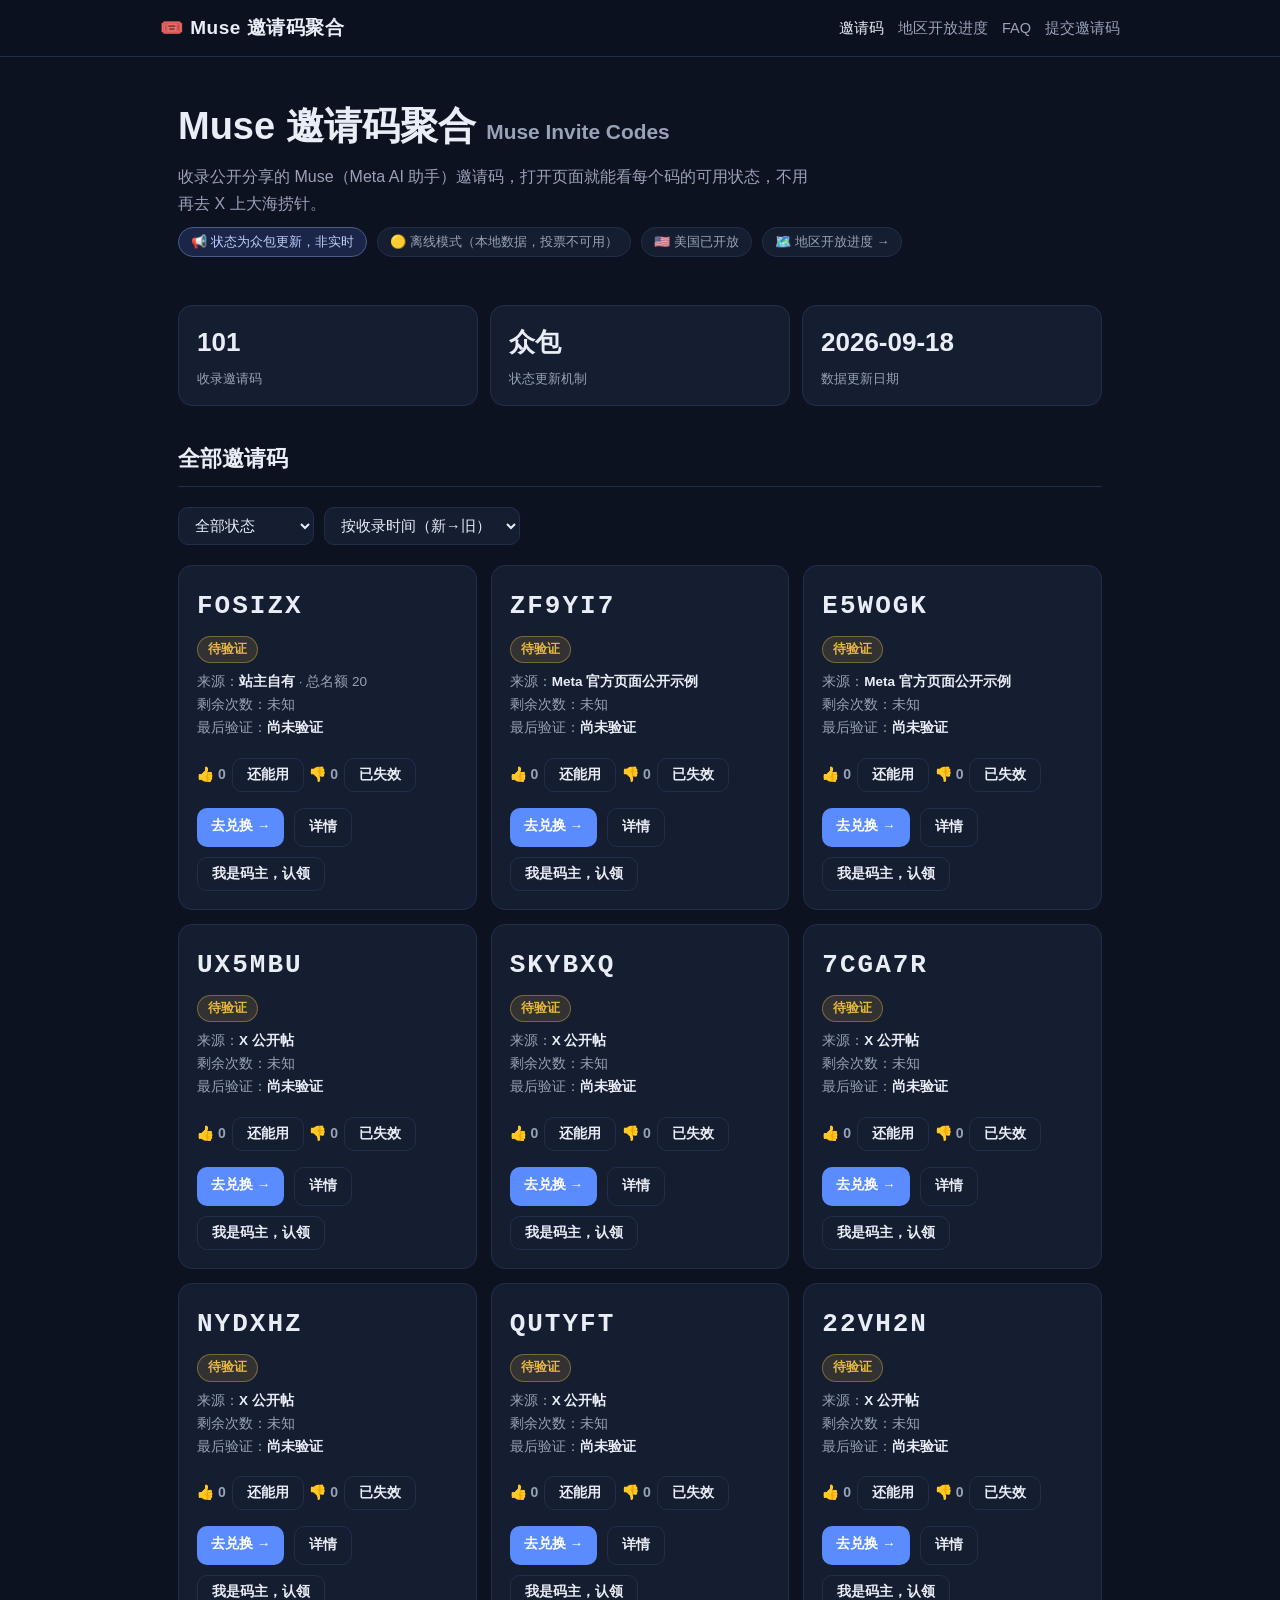
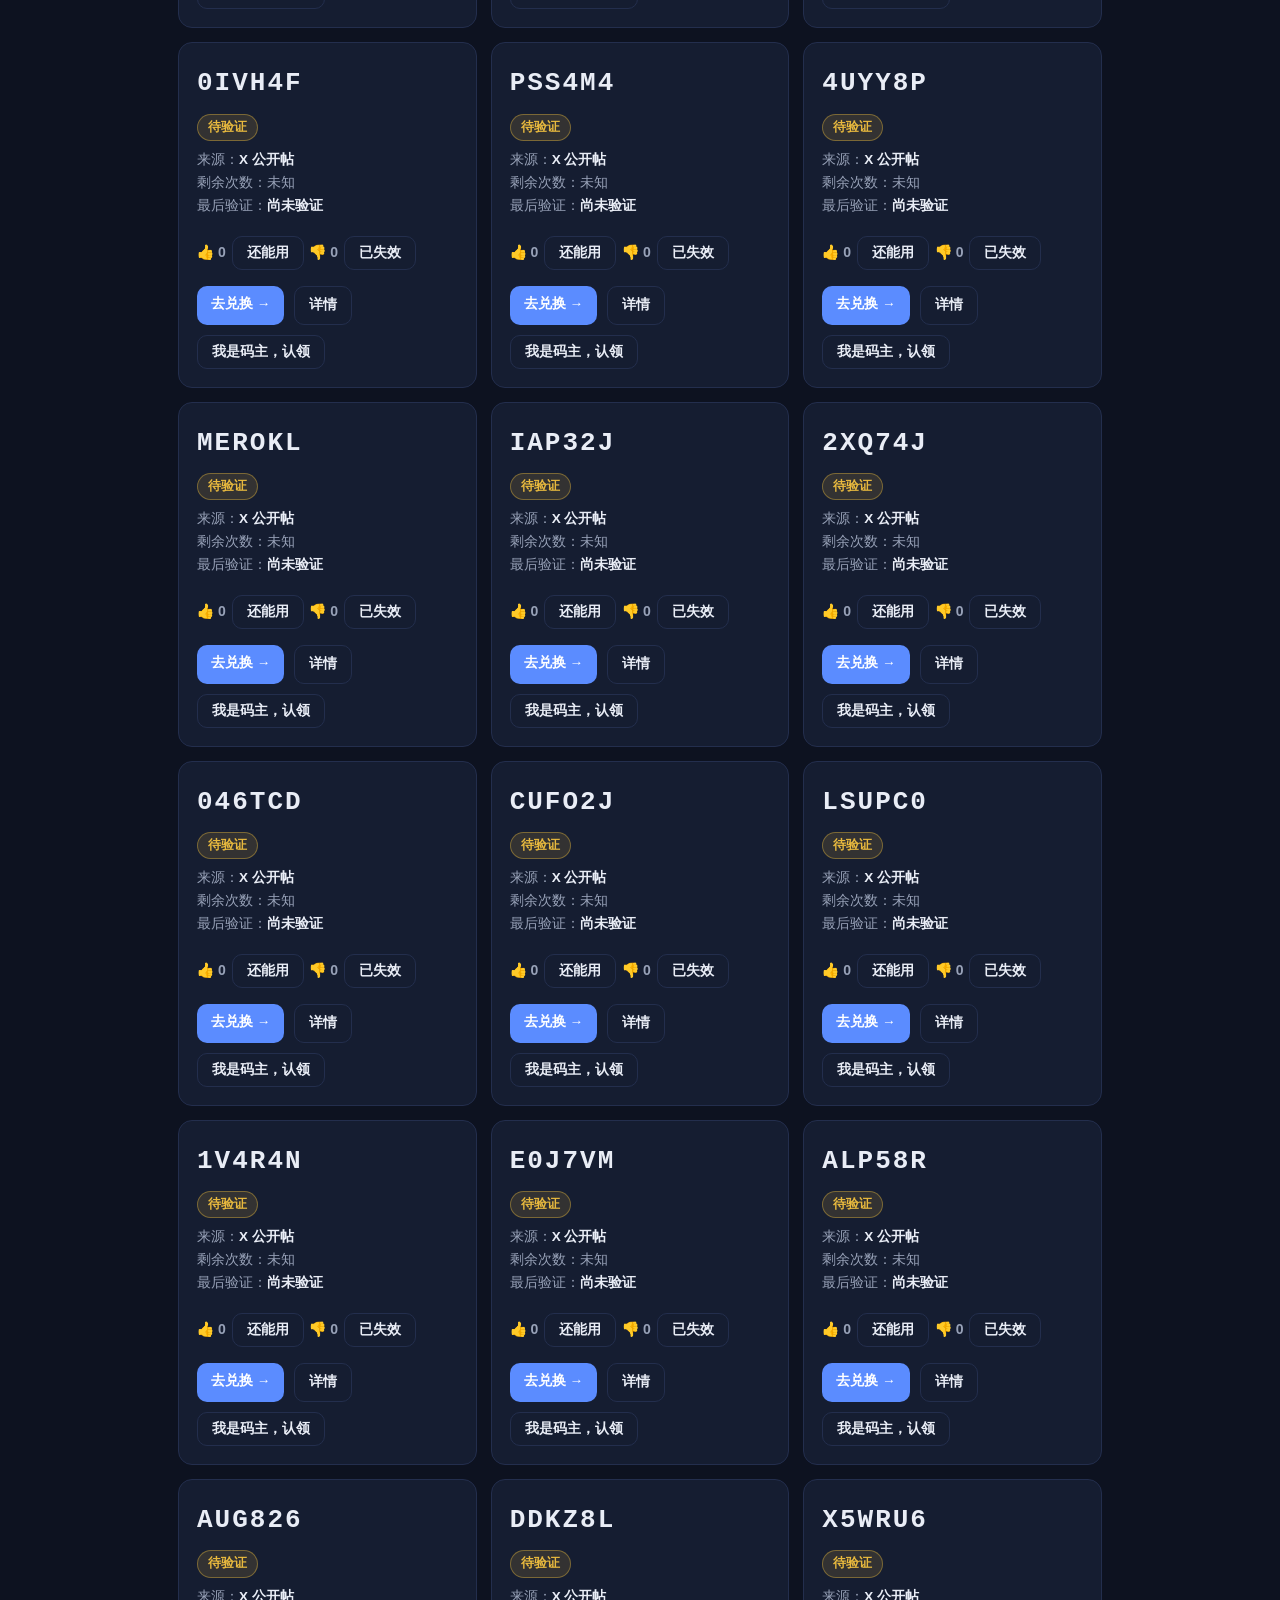
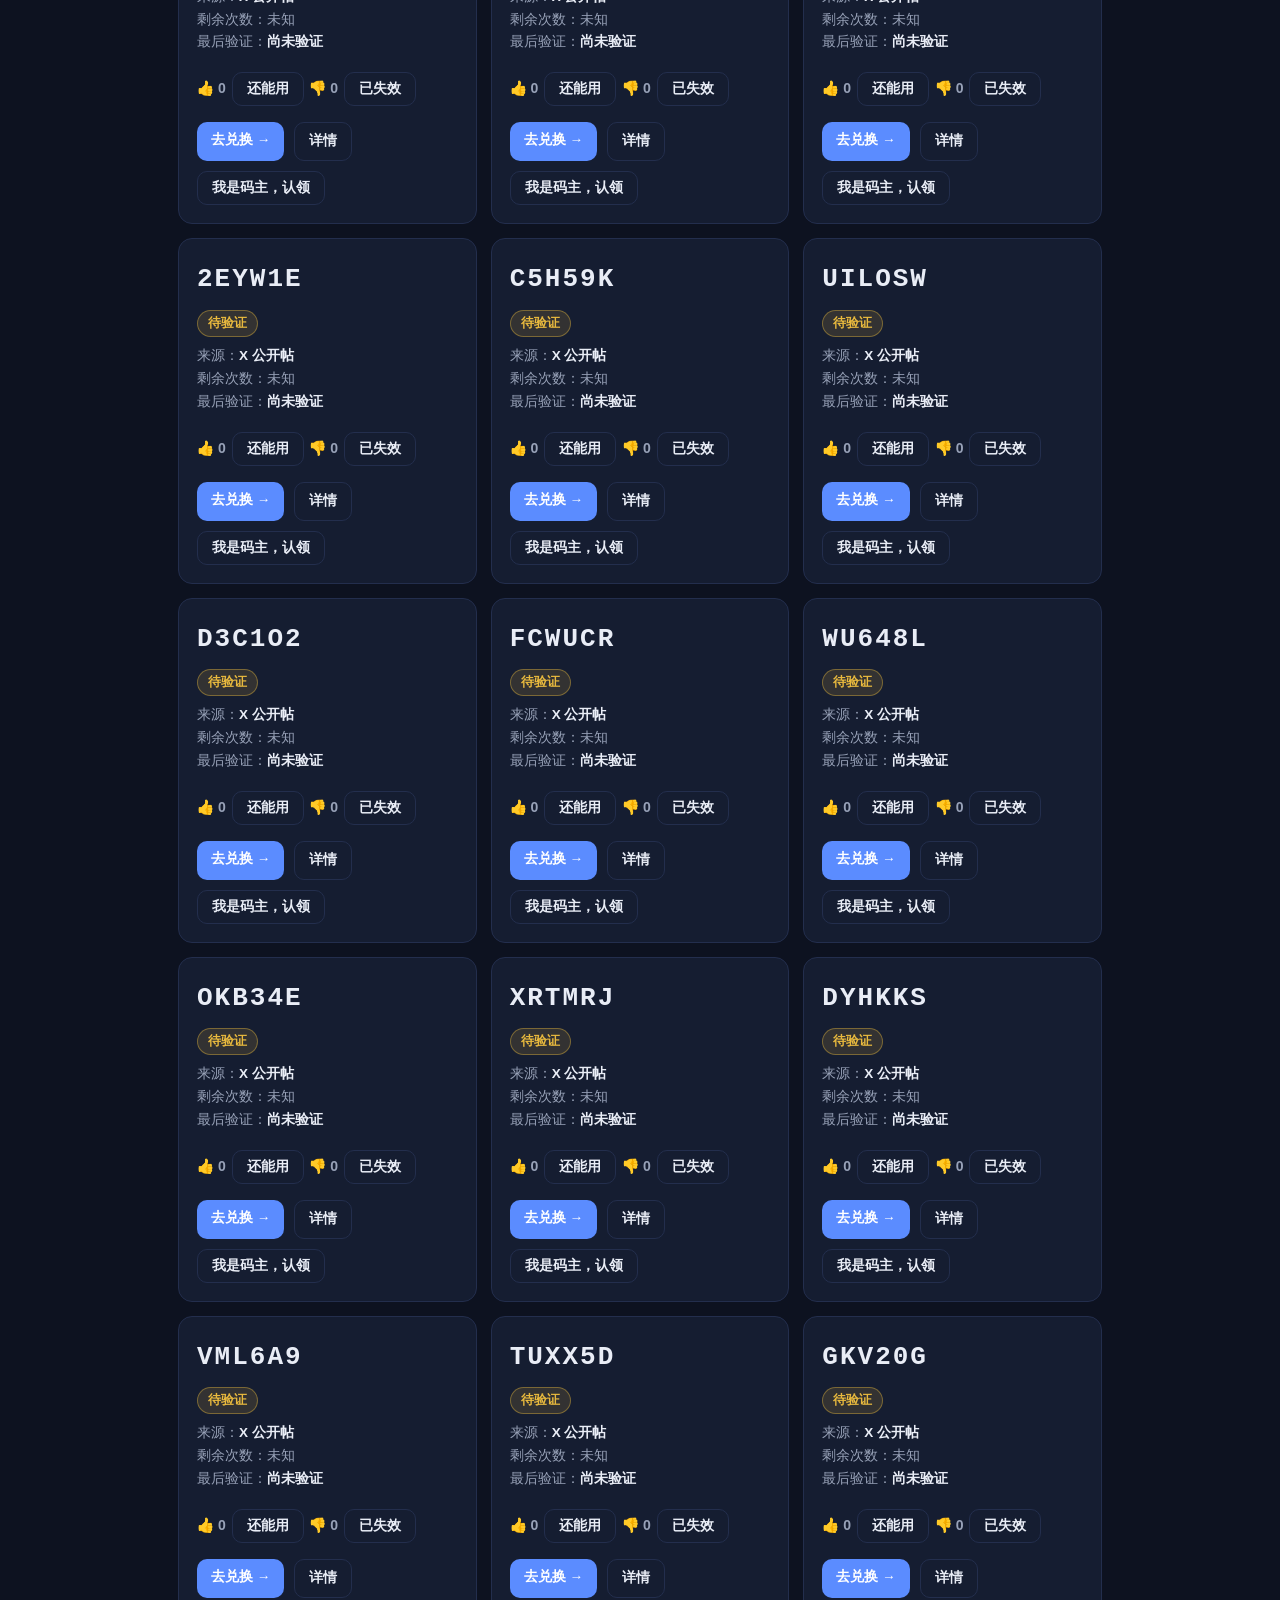
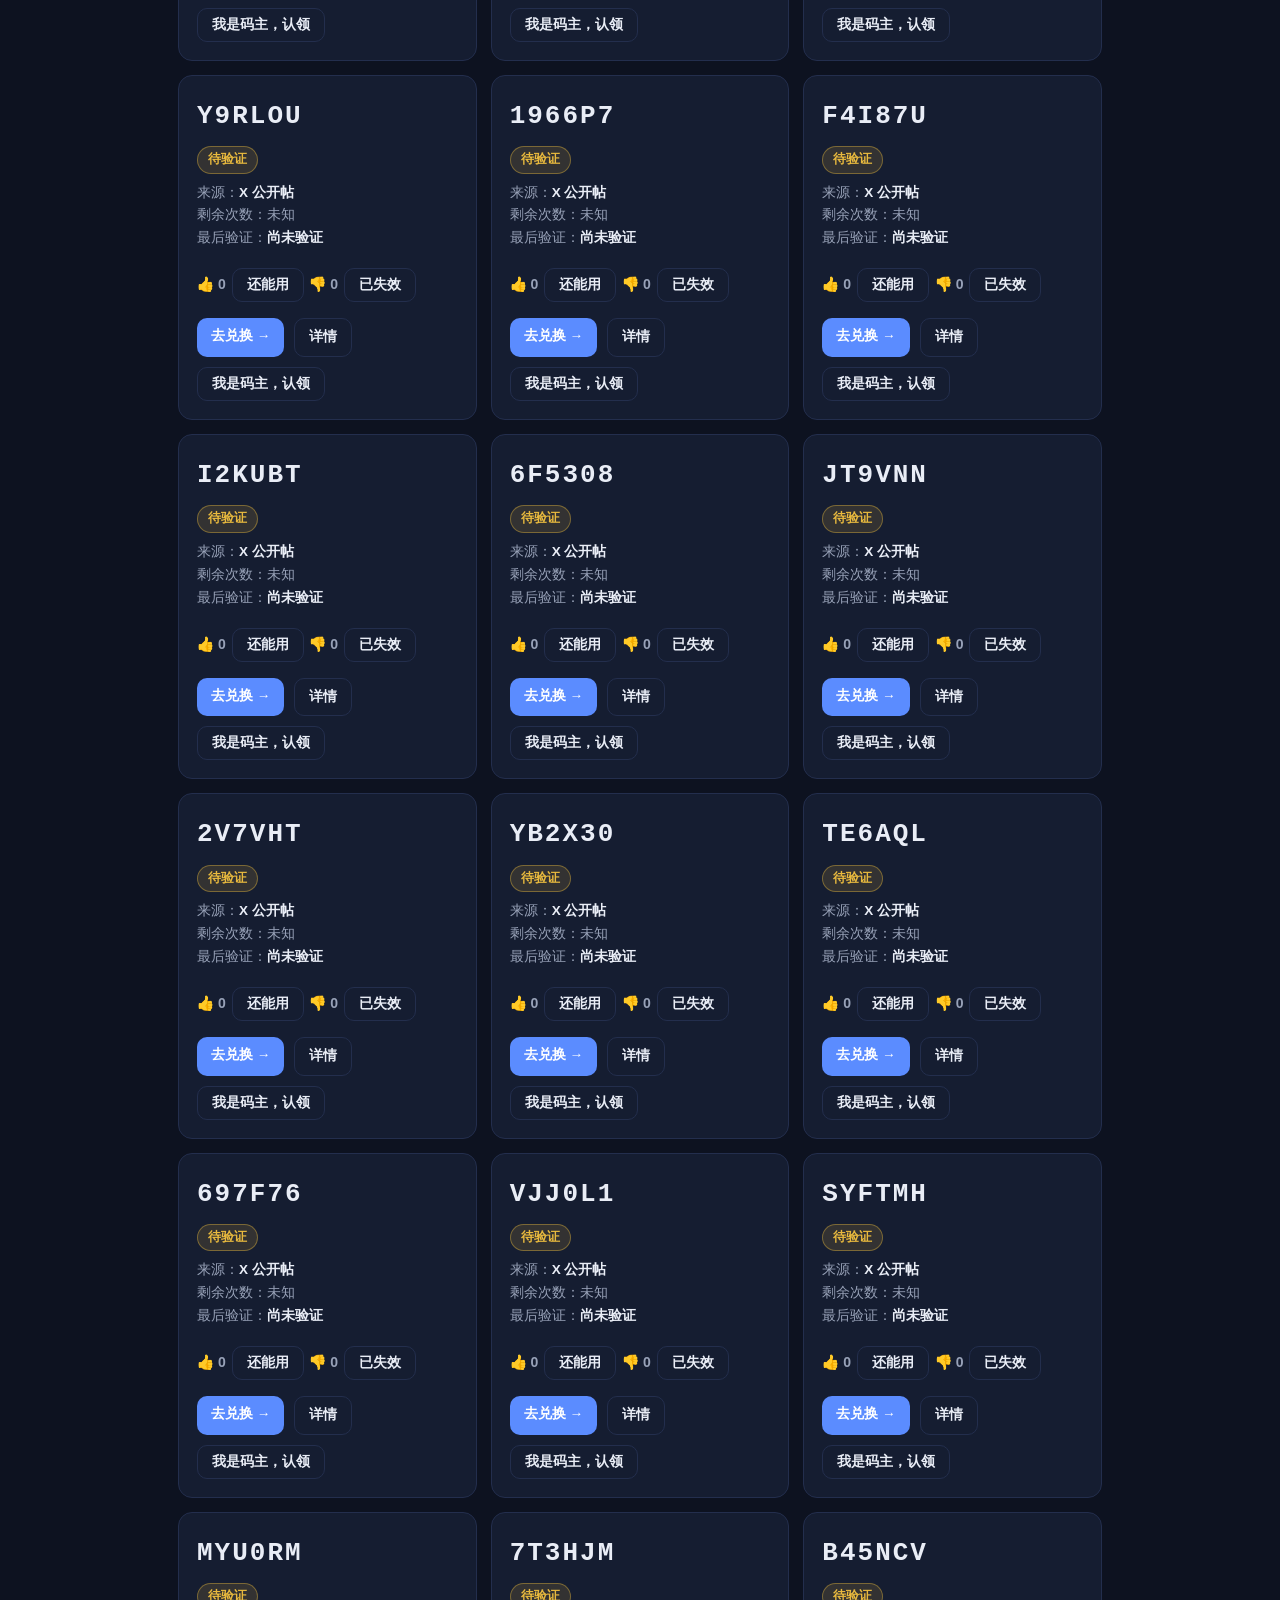
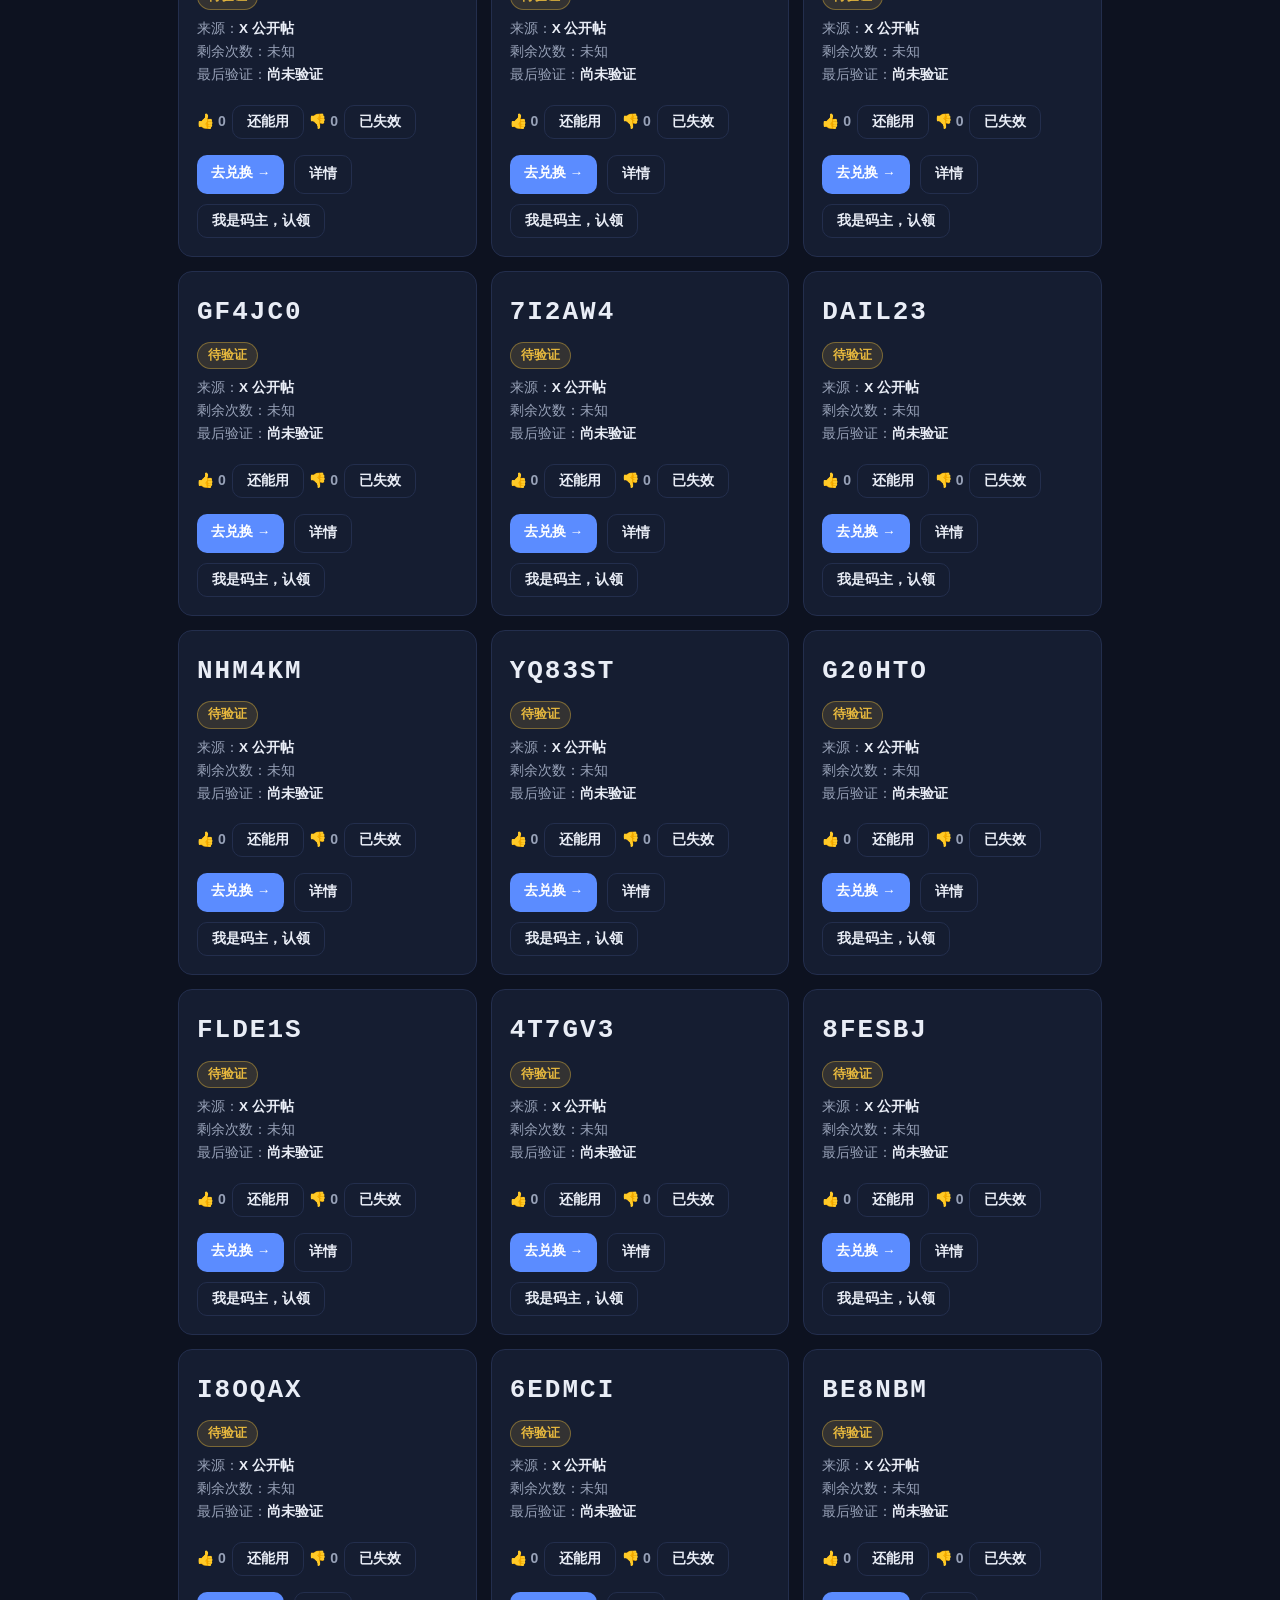
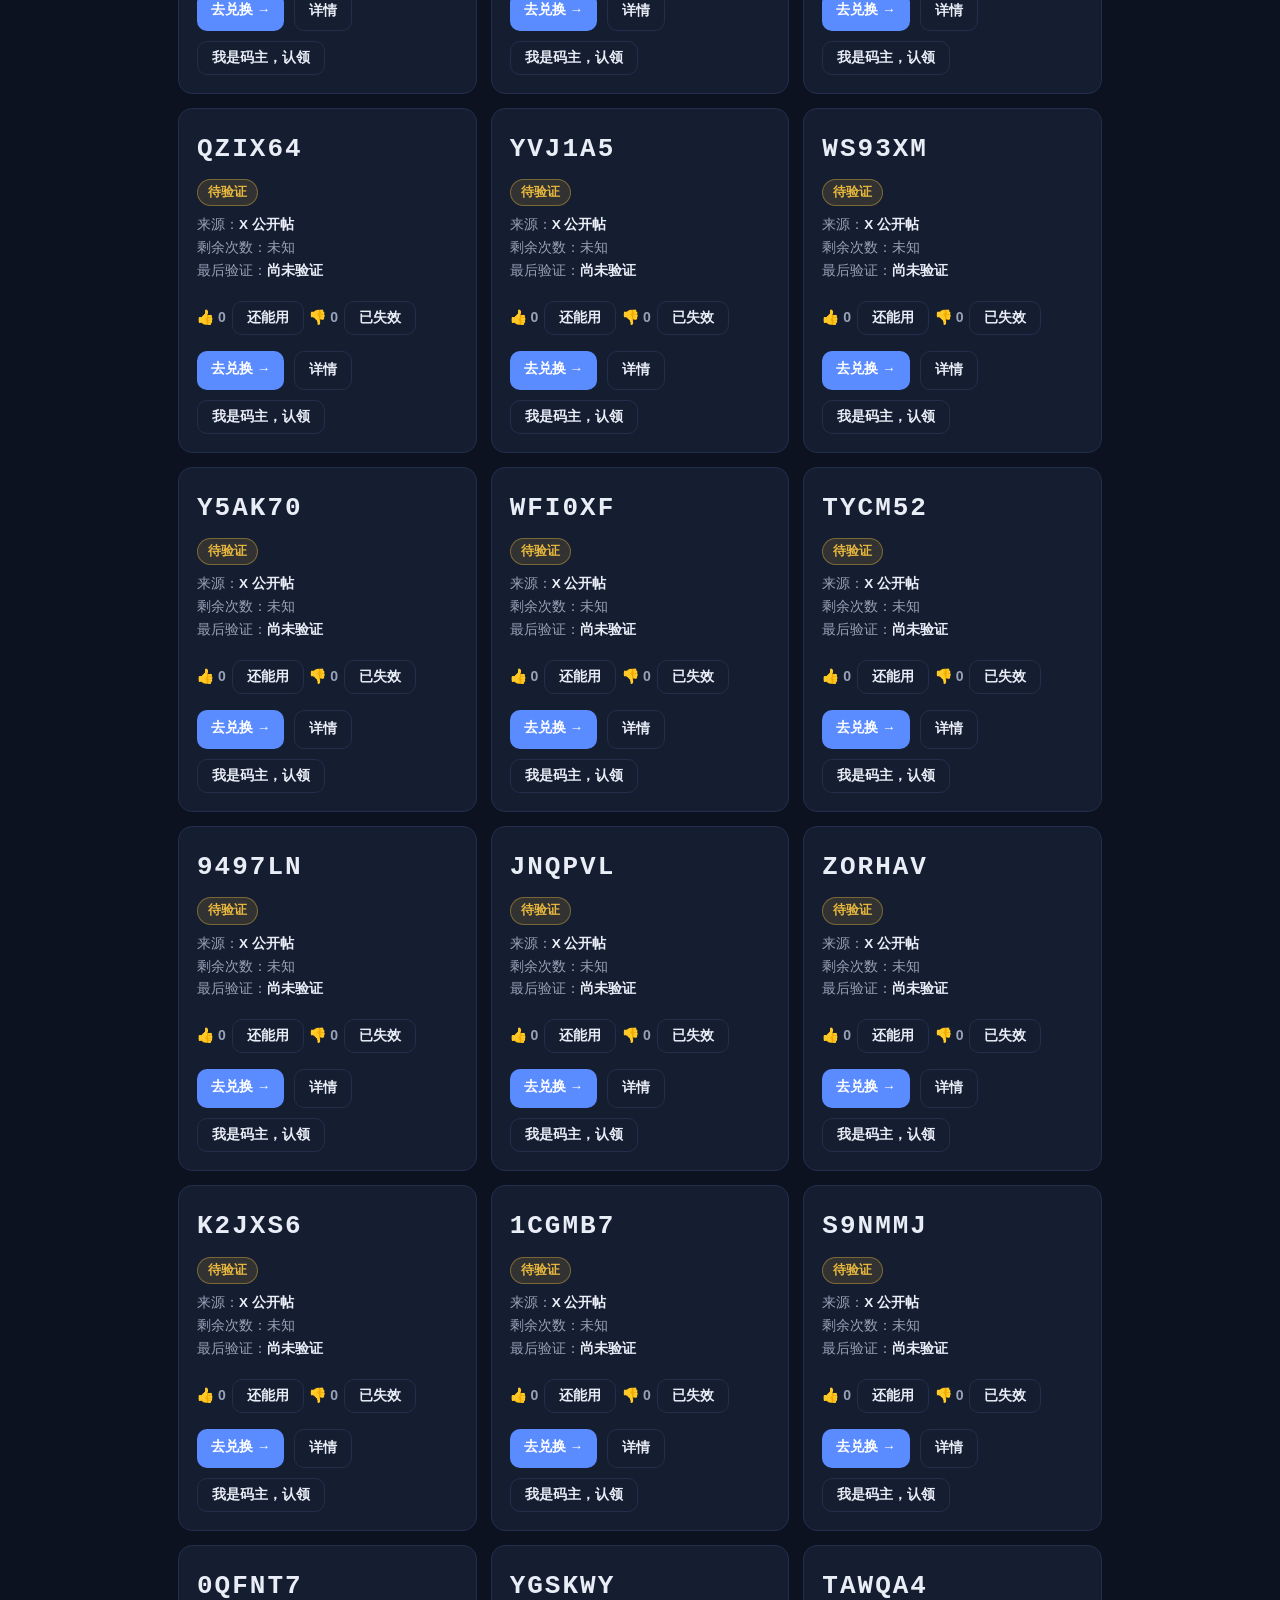
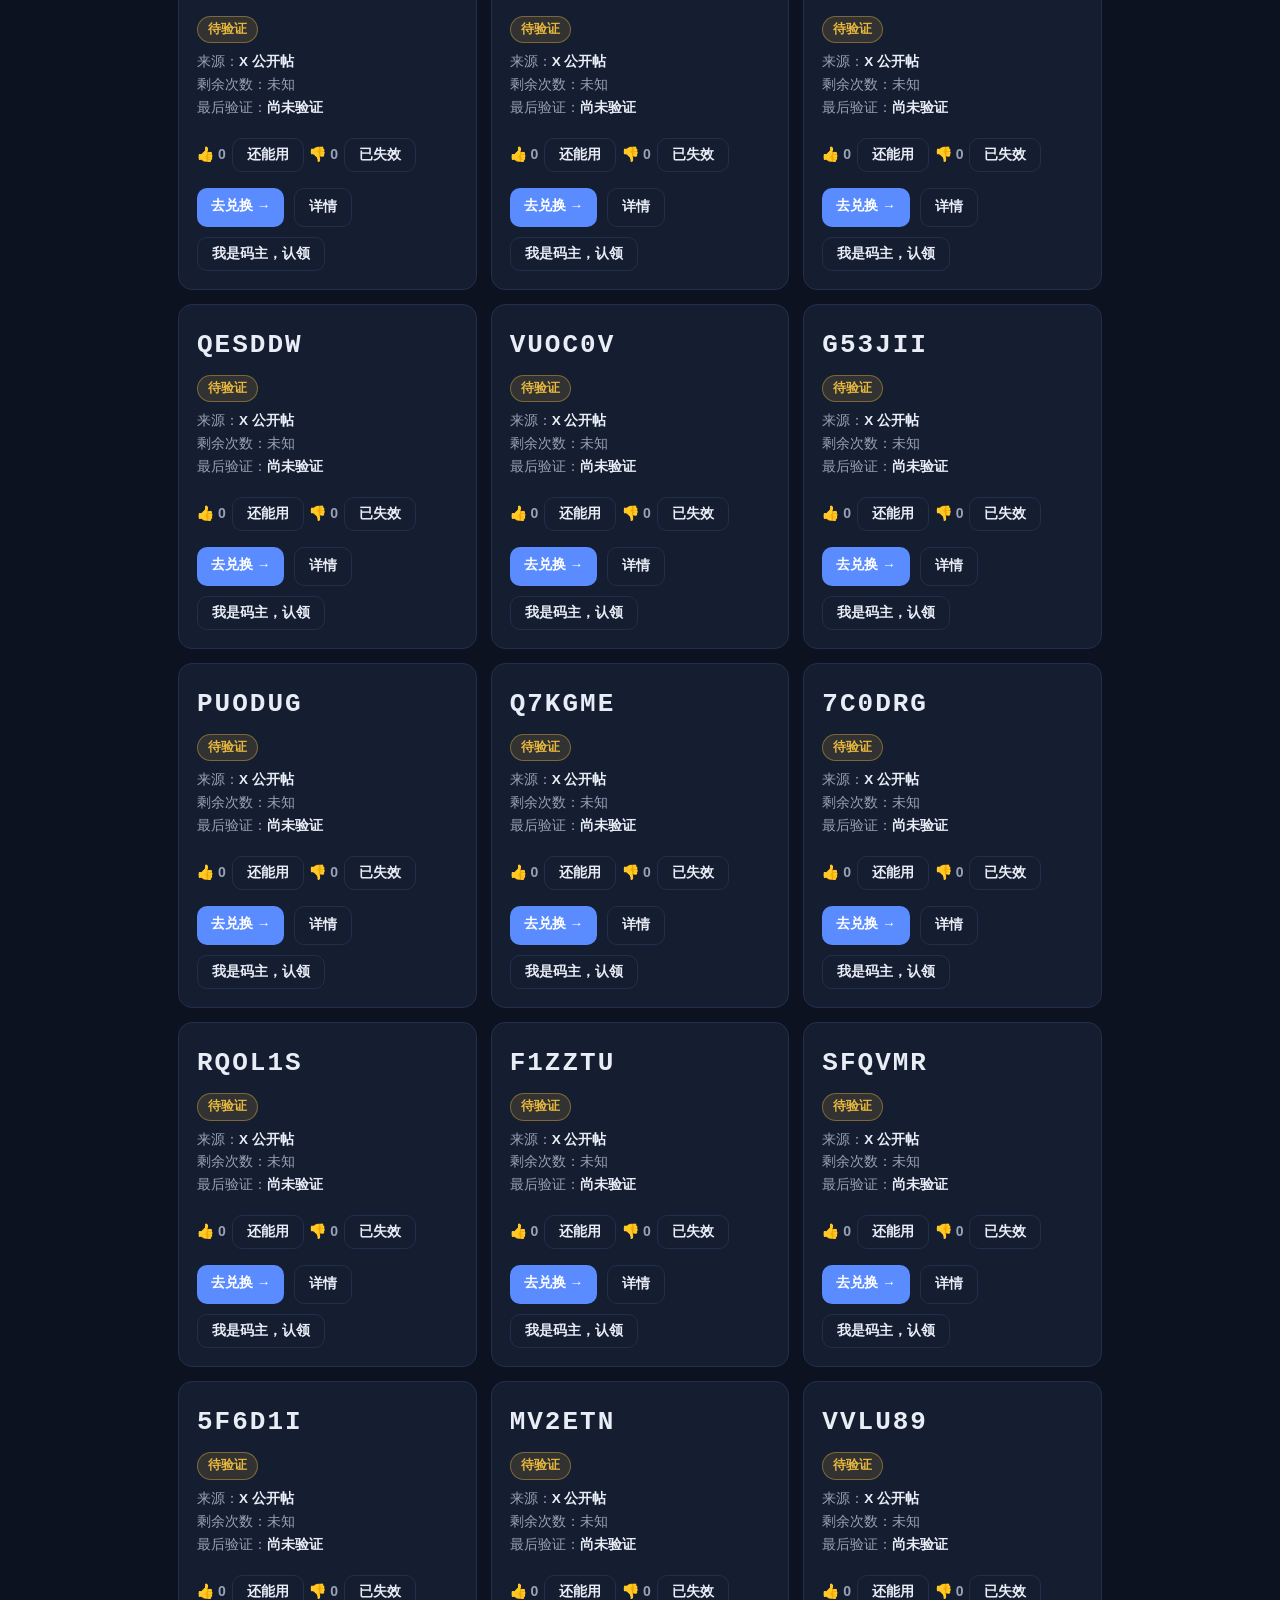
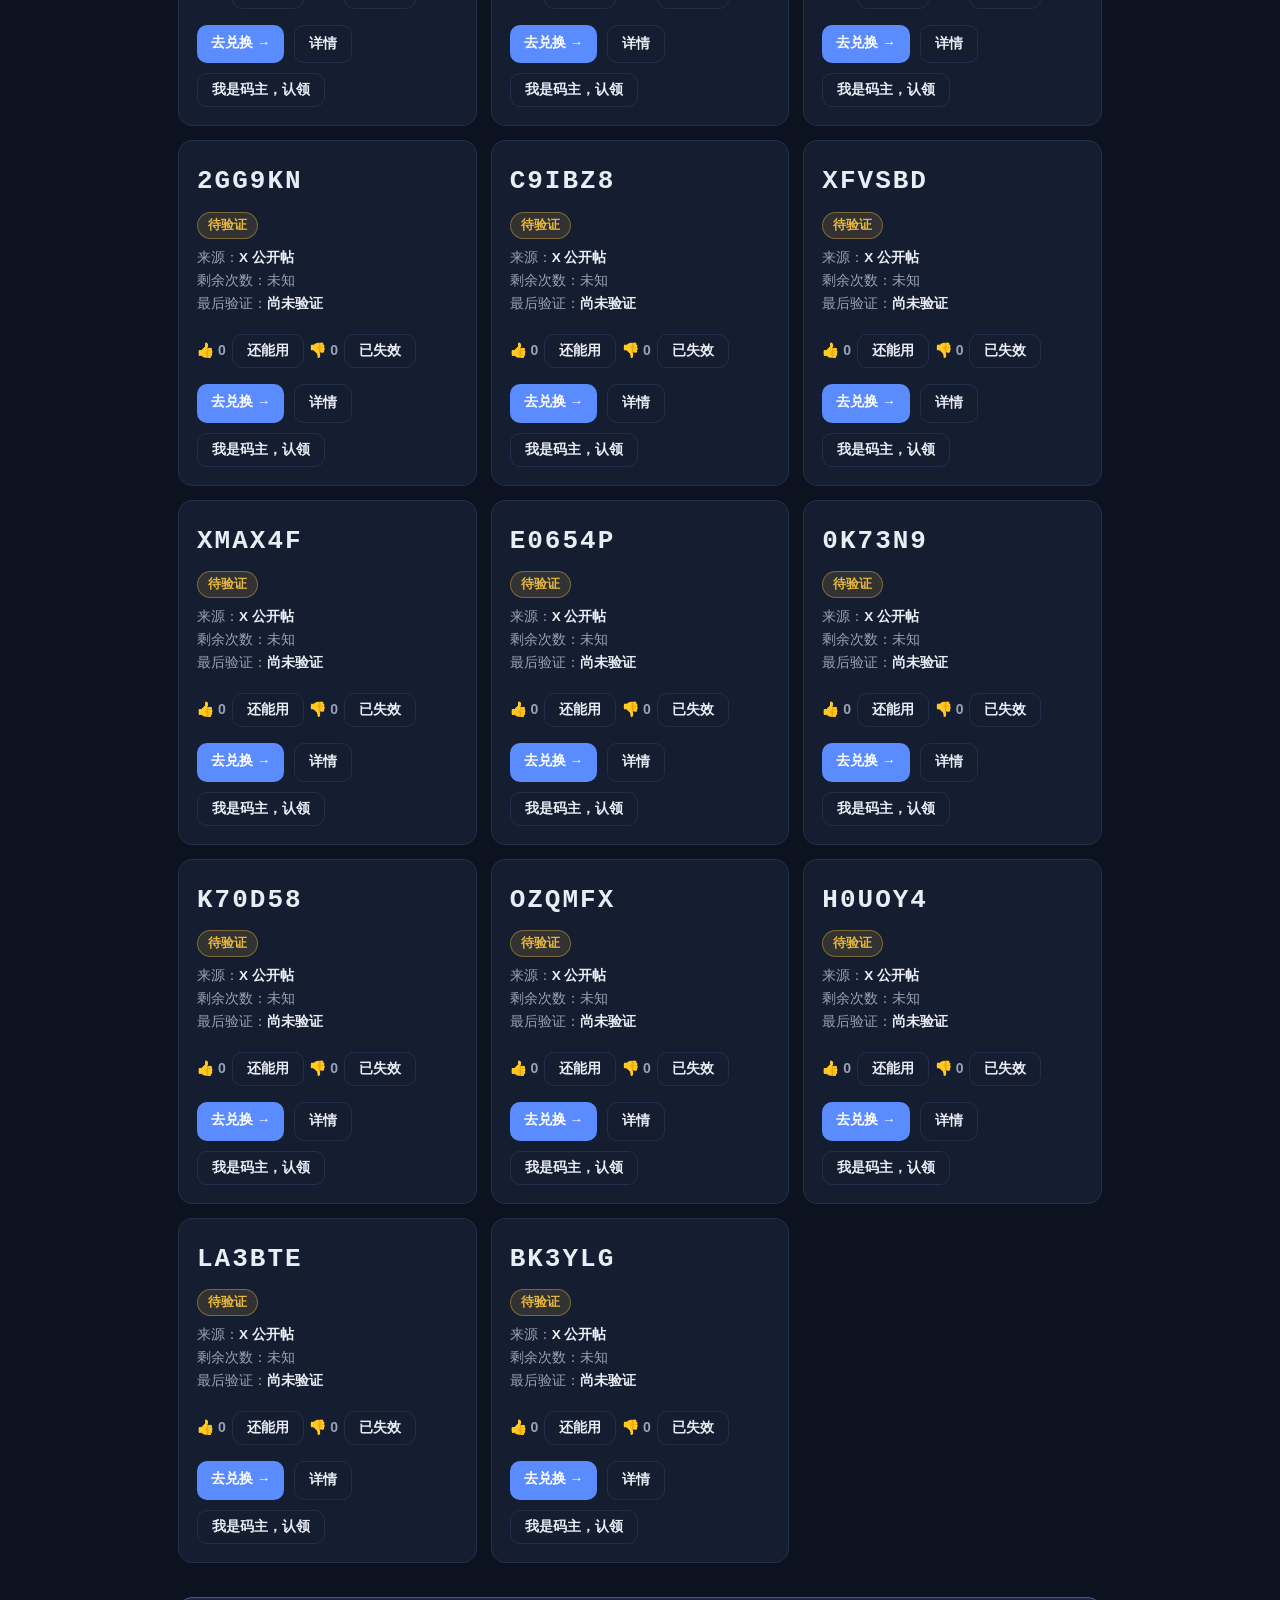
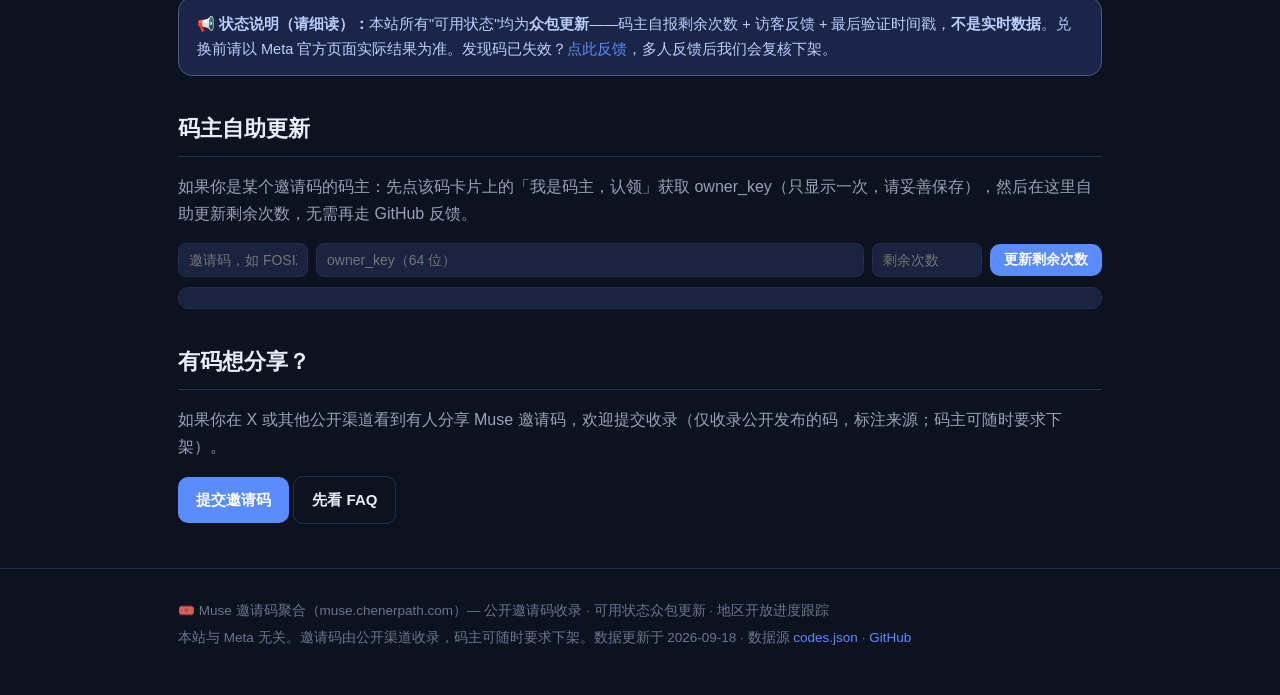
<file: index.html>
<!DOCTYPE html>
<html lang="zh-CN">
<head>
<meta charset="UTF-8">
<meta name="viewport" content="width=device-width, initial-scale=1.0">
<title>Muse 邀请码聚合 | Muse Invite Codes — 可用状态众包更新</title>
<meta name="description" content="Muse（Meta AI 助手）邀请码聚合站：收录公开分享的 Muse invite code，标注每个码的可用状态（众包更新）、最后验证时间，以及 Muse 各地区开放进度。Muse invite codes directory with crowdsourced availability status and regional rollout timeline.">
<meta name="keywords" content="Muse邀请码,Muse invite code,Meta Muse,agent.meta.ai/invite,Muse注册,Muse中国,Muse怎么用,Muse invite">
<link rel="canonical" href="https://muse.chenerpath.com/">
<link rel="stylesheet" href="/assets/style.css">
<link rel="icon" href="data:image/svg+xml,<svg xmlns='http://www.w3.org/2000/svg' viewBox='0 0 100 100'><text y='.9em' font-size='90'>🎟️</text></svg>">
<meta property="og:title" content="Muse 邀请码聚合 | Muse Invite Codes">
<meta property="og:description" content="公开 Muse 邀请码收录 + 可用状态（众包更新）+ 各地区开放进度。">
<meta property="og:type" content="website">
<meta property="og:url" content="https://muse.chenerpath.com/">
<script type="application/ld+json">
{"@context":"https://schema.org","@type":"WebSite","name":"Muse 邀请码聚合","alternateName":"Muse Invite Codes","url":"https://muse.chenerpath.com/","inLanguage":"zh-CN","description":"Muse（Meta AI 助手）公开邀请码聚合：可用状态众包更新、地区开放进度跟踪。"}
</script>
</head>
<body>
<header class="site"><div class="wrap nav">
  <a class="brand" href="/"><span>🎟️</span> Muse 邀请码聚合</a>
  <nav>
    <a href="/" class="active">邀请码</a>
    <a href="/regions.html">地区开放进度</a>
    <a href="/faq.html">FAQ</a>
    <a href="https://github.com/Chener/muse-invite/issues/new?template=submit-code.yml" target="_blank" rel="noopener">提交邀请码</a>
  </nav>
</div></header>

<main class="wrap">
  <div class="hero">
    <h1>Muse 邀请码聚合 <small style="font-size:.55em;color:var(--muted)">Muse Invite Codes</small></h1>
    <p>收录公开分享的 Muse（Meta AI 助手）邀请码，打开页面就能看每个码的可用状态，不用再去 X 上大海捞针。</p>
    <div>
      <span class="badge crowd">📢 状态为众包更新，非实时</span>
      <span class="badge" id="v2-badge">🟡 数据加载中…</span>
      <span class="badge">🇺🇸 美国已开放</span>
      <a class="badge" href="/regions.html">🗺️ 地区开放进度 →</a>
    </div>
  </div>

  <div class="stats">
    <div class="stat"><b id="stat-total">3</b><small>收录邀请码</small></div>
    <div class="stat"><b>众包</b><small>状态更新机制</small></div>
    <div class="stat"><b>2026-09-18</b><small>数据更新日期</small></div>
  </div>

  <section class="block" aria-label="邀请码列表">
    <h2 class="sec">全部邀请码</h2>
    <div class="controls">
      <select id="f-status" aria-label="按状态筛选">
        <option value="">全部状态</option>
        <option value="unverified">待验证</option>
        <option value="working">有人反馈可用</option>
        <option value="review">失效复核中</option>
        <option value="retired">已下架</option>
      </select>
      <select id="f-sort" aria-label="排序">
        <option value="added_desc">按收录时间（新→旧）</option>
        <option value="verified_desc">按验证时间（新→旧）</option>
        <option value="code_asc">按邀请码排序</option>
      </select>
    </div>
    <div class="cards" id="cards">

      <article class="card" data-status="unverified" data-added="2026-09-18" data-verified="" data-code="FOSIZX">
        <div class="code">FOSIZX</div>
        <span class="st st-unverified">待验证</span>
        <div class="meta">来源：<b>站主自有</b> · 总名额 20<br>最后验证：<b>尚未验证</b></div>
        <div class="actions">
          <a class="btn small" href="https://agent.meta.ai/invite/FOSIZX" target="_blank" rel="noopener">去兑换 →</a>
          <a class="btn small ghost" href="/codes/FOSIZX.html">详情</a>
        </div>
      </article>

      <article class="card" data-status="unverified" data-added="2026-09-18" data-verified="" data-code="E5WOGK">
        <div class="code">E5WOGK</div>
        <span class="st st-unverified">待验证</span>
        <div class="meta">来源：<b>Meta 官方页面公开示例</b><br>最后验证：<b>尚未验证</b></div>
        <div class="actions">
          <a class="btn small" href="https://agent.meta.ai/invite/E5WOGK" target="_blank" rel="noopener">去兑换 →</a>
          <a class="btn small ghost" href="/codes/E5WOGK.html">详情</a>
        </div>
      </article>

      <article class="card" data-status="unverified" data-added="2026-09-18" data-verified="" data-code="ZF9YI7">
        <div class="code">ZF9YI7</div>
        <span class="st st-unverified">待验证</span>
        <div class="meta">来源：<b>Meta 官方页面公开示例</b><br>最后验证：<b>尚未验证</b></div>
        <div class="actions">
          <a class="btn small" href="https://agent.meta.ai/invite/ZF9YI7" target="_blank" rel="noopener">去兑换 →</a>
          <a class="btn small ghost" href="/codes/ZF9YI7.html">详情</a>
        </div>
      </article>

    </div>
    <div class="empty" id="empty" hidden>没有符合条件的邀请码。</div>
  </section>

  <div class="notice">
    📢 <b>状态说明（请细读）：</b>本站所有"可用状态"均为<b>众包更新</b>——码主自报剩余次数 + 访客反馈 + 最后验证时间戳，<b>不是实时数据</b>。兑换前请以 Meta 官方页面实际结果为准。发现码已失效？<a href="https://github.com/Chener/muse-invite/issues/new?template=report-dead.yml" target="_blank" rel="noopener">点此反馈</a>，多人反馈后我们会复核下架。
  </div>

  <section class="block" id="owner-panel">
    <h2 class="sec">码主自助更新</h2>
    <p style="color:var(--muted)">如果你是某个邀请码的码主：先点该码卡片上的「我是码主，认领」获取 owner_key（只显示一次，请妥善保存），然后在这里自助更新剩余次数，无需再走 GitHub 反馈。</p>
    <div class="owner-form">
      <input id="o-code" placeholder="邀请码，如 FOSIZX" autocomplete="off">
      <input id="o-key" placeholder="owner_key（64 位）" autocomplete="off">
      <input id="o-remaining" type="number" min="0" placeholder="剩余次数">
      <button id="o-submit" class="btn small">更新剩余次数</button>
    </div>
    <div id="owner-msg" class="muted"></div>
    <div id="claim-result" hidden></div>
  </section>

  <section class="block">
    <h2 class="sec">有码想分享？</h2>
    <p style="color:var(--muted)">如果你在 X 或其他公开渠道看到有人分享 Muse 邀请码，欢迎提交收录（仅收录公开发布的码，标注来源；码主可随时要求下架）。</p>
    <a class="btn" href="https://github.com/Chener/muse-invite/issues/new?template=submit-code.yml" target="_blank" rel="noopener">提交邀请码</a>
    <a class="btn ghost" href="/faq.html">先看 FAQ</a>
  </section>
</main>

<footer class="site"><div class="wrap">
  <p>🎟️ Muse 邀请码聚合（muse.chenerpath.com）— 公开邀请码收录 · 可用状态众包更新 · 地区开放进度跟踪</p>
  <p>本站与 Meta 无关。邀请码由公开渠道收录，码主可随时要求下架。数据更新于 2026-09-18 · 数据源 <a href="/data/codes.json">codes.json</a> · <a href="https://github.com/Chener/muse-invite" target="_blank" rel="noopener">GitHub</a></p>
</div></footer>

<script src="/assets/worker-v2.js" defer></script>
</body>
</html>
</file>
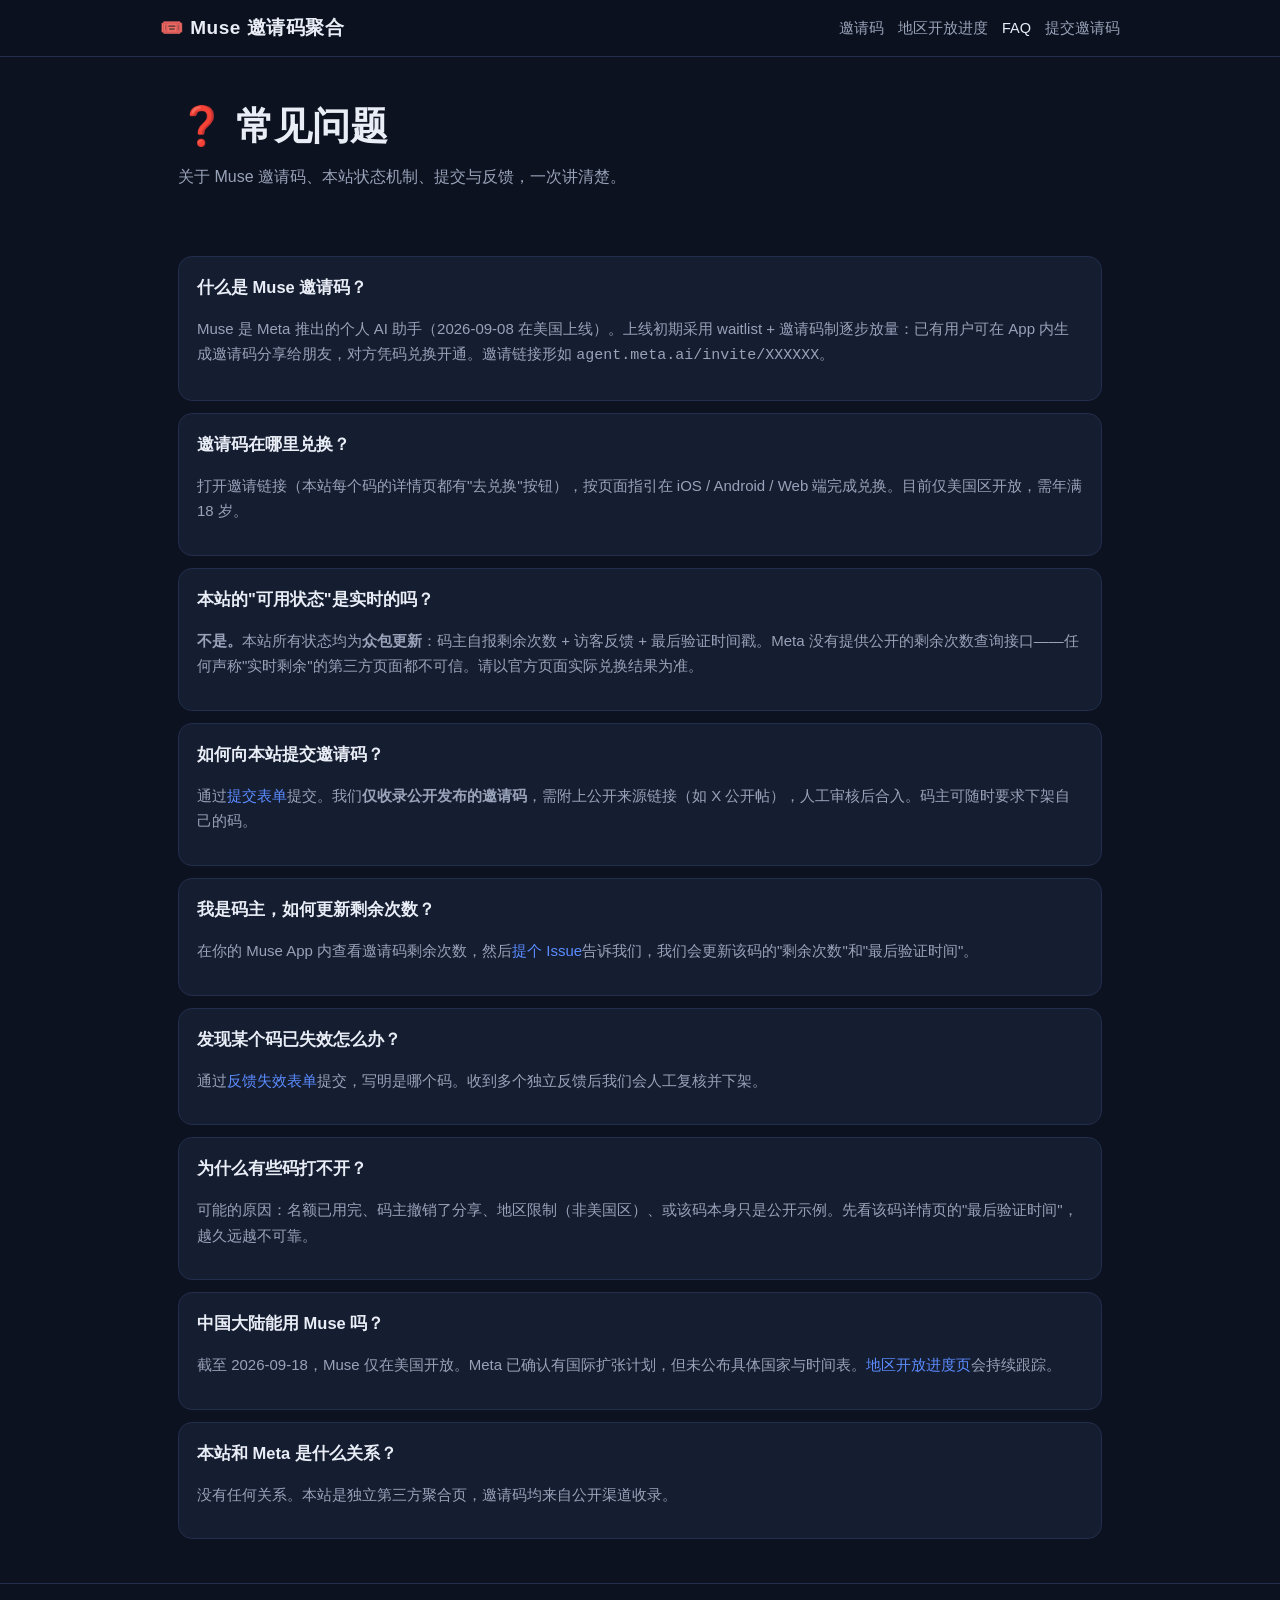
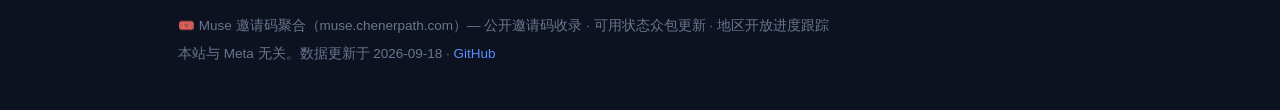
<file: faq.html>
<!DOCTYPE html>
<html lang="zh-CN">
<head>
<meta charset="UTF-8">
<meta name="viewport" content="width=device-width, initial-scale=1.0">
<title>Muse 邀请码 FAQ | Muse Invite Code FAQ</title>
<meta name="description" content="Muse 邀请码常见问题：邀请码是什么、在哪里兑换、本站状态是否实时、如何提交邀请码、码主如何更新剩余次数、中国大陆能用吗。Muse invite code FAQ.">
<meta name="keywords" content="Muse邀请码FAQ,Muse invite code FAQ,Muse怎么注册,Muse兑换,Muse中国能用吗">
<link rel="canonical" href="https://muse.chenerpath.com/faq.html">
<link rel="stylesheet" href="/assets/style.css">
<link rel="icon" href="data:image/svg+xml,<svg xmlns='http://www.w3.org/2000/svg' viewBox='0 0 100 100'><text y='.9em' font-size='90'>❓</text></svg>">
<meta property="og:title" content="Muse 邀请码 FAQ">
<meta property="og:type" content="website">
<script type="application/ld+json">
{"@context":"https://schema.org","@type":"FAQPage","mainEntity":[
{"@type":"Question","name":"什么是 Muse 邀请码？","acceptedAnswer":{"@type":"Answer","text":"Muse 是 Meta 推出的个人 AI 助手（2026-09-08 在美国上线）。上线初期采用 waitlist + 邀请码制逐步放量：已有用户可在 App 内生成邀请码分享给朋友，对方凭码兑换开通。邀请链接形如 agent.meta.ai/invite/XXXXXX。"}},
{"@type":"Question","name":"邀请码在哪里兑换？","acceptedAnswer":{"@type":"Answer","text":"打开邀请链接 agent.meta.ai/invite/你的邀请码，按页面指引在 iOS / Android / Web 端完成兑换。目前仅美国区开放，需年满 18 岁。"}},
{"@type":"Question","name":"本站的“可用状态”是实时的吗？","acceptedAnswer":{"@type":"Answer","text":"不是。本站所有状态均为众包更新：码主自报剩余次数 + 访客反馈 + 最后验证时间戳。Meta 没有提供公开的剩余次数查询接口，任何声称“实时剩余”的第三方页面都不可信。请以官方页面实际兑换结果为准。"}},
{"@type":"Question","name":"如何向本站提交邀请码？","acceptedAnswer":{"@type":"Answer","text":"通过本站的提交表单（GitHub Issue 模板）提交，仅收录公开发布的邀请码，需附上公开来源链接。人工审核后合入数据库。码主可随时要求下架自己的码。"}},
{"@type":"Question","name":"我是码主，如何更新剩余次数？","acceptedAnswer":{"@type":"Answer","text":"在 App 内查看你的邀请码剩余次数后，通过提交表单或直接提 Issue 告诉我们，我们会更新该码的“剩余次数”和“最后验证时间”。"}},
{"@type":"Question","name":"发现某个码已失效怎么办？","acceptedAnswer":{"@type":"Answer","text":"通过“反馈失效”表单提交，写明是哪个码。收到多个独立反馈后我们会人工复核并下架失效的码。"}},
{"@type":"Question","name":"中国大陆能用 Muse 吗？","acceptedAnswer":{"@type":"Answer","text":"截至 2026-09-18，Muse 仅在美国开放。Meta 已确认有国际扩张计划，但未公布具体国家与时间表。本站的地区开放进度页会持续跟踪。"}},
{"@type":"Question","name":"本站和 Meta 是什么关系？","acceptedAnswer":{"@type":"Answer","text":"没有任何关系。本站是独立第三方聚合页，邀请码均来自公开渠道收录，与 Meta 官方无关。"}}
]}
</script>
</head>
<body>
<header class="site"><div class="wrap nav">
  <a class="brand" href="/"><span>🎟️</span> Muse 邀请码聚合</a>
  <nav>
    <a href="/">邀请码</a>
    <a href="/regions.html">地区开放进度</a>
    <a href="/faq.html" class="active">FAQ</a>
    <a href="https://github.com/Chener/muse-invite/issues/new?template=submit-code.yml" target="_blank" rel="noopener">提交邀请码</a>
  </nav>
</div></header>

<main class="wrap">
  <div class="hero">
    <h1>❓ 常见问题</h1>
    <p>关于 Muse 邀请码、本站状态机制、提交与反馈，一次讲清楚。</p>
  </div>

  <section class="block">
    <div class="faq-item"><h3>什么是 Muse 邀请码？</h3>
      <p>Muse 是 Meta 推出的个人 AI 助手（2026-09-08 在美国上线）。上线初期采用 waitlist + 邀请码制逐步放量：已有用户可在 App 内生成邀请码分享给朋友，对方凭码兑换开通。邀请链接形如 <code>agent.meta.ai/invite/XXXXXX</code>。</p></div>

    <div class="faq-item"><h3>邀请码在哪里兑换？</h3>
      <p>打开邀请链接（本站每个码的详情页都有"去兑换"按钮），按页面指引在 iOS / Android / Web 端完成兑换。目前仅美国区开放，需年满 18 岁。</p></div>

    <div class="faq-item"><h3>本站的"可用状态"是实时的吗？</h3>
      <p><b>不是。</b>本站所有状态均为<b>众包更新</b>：码主自报剩余次数 + 访客反馈 + 最后验证时间戳。Meta 没有提供公开的剩余次数查询接口——任何声称"实时剩余"的第三方页面都不可信。请以官方页面实际兑换结果为准。</p></div>

    <div class="faq-item"><h3>如何向本站提交邀请码？</h3>
      <p>通过<a href="https://github.com/Chener/muse-invite/issues/new?template=submit-code.yml" target="_blank" rel="noopener">提交表单</a>提交。我们<b>仅收录公开发布的邀请码</b>，需附上公开来源链接（如 X 公开帖），人工审核后合入。码主可随时要求下架自己的码。</p></div>

    <div class="faq-item"><h3>我是码主，如何更新剩余次数？</h3>
      <p>在你的 Muse App 内查看邀请码剩余次数，然后<a href="https://github.com/Chener/muse-invite/issues/new" target="_blank" rel="noopener">提个 Issue</a>告诉我们，我们会更新该码的"剩余次数"和"最后验证时间"。</p></div>

    <div class="faq-item"><h3>发现某个码已失效怎么办？</h3>
      <p>通过<a href="https://github.com/Chener/muse-invite/issues/new?template=report-dead.yml" target="_blank" rel="noopener">反馈失效表单</a>提交，写明是哪个码。收到多个独立反馈后我们会人工复核并下架。</p></div>

    <div class="faq-item"><h3>为什么有些码打不开？</h3>
      <p>可能的原因：名额已用完、码主撤销了分享、地区限制（非美国区）、或该码本身只是公开示例。先看该码详情页的"最后验证时间"，越久远越不可靠。</p></div>

    <div class="faq-item"><h3>中国大陆能用 Muse 吗？</h3>
      <p>截至 2026-09-18，Muse 仅在美国开放。Meta 已确认有国际扩张计划，但未公布具体国家与时间表。<a href="/regions.html">地区开放进度页</a>会持续跟踪。</p></div>

    <div class="faq-item"><h3>本站和 Meta 是什么关系？</h3>
      <p>没有任何关系。本站是独立第三方聚合页，邀请码均来自公开渠道收录。</p></div>
  </section>
</main>

<footer class="site"><div class="wrap">
  <p>🎟️ Muse 邀请码聚合（muse.chenerpath.com）— 公开邀请码收录 · 可用状态众包更新 · 地区开放进度跟踪</p>
  <p>本站与 Meta 无关。数据更新于 2026-09-18 · <a href="https://github.com/Chener/muse-invite" target="_blank" rel="noopener">GitHub</a></p>
</div></footer>
</body>
</html>
</file>
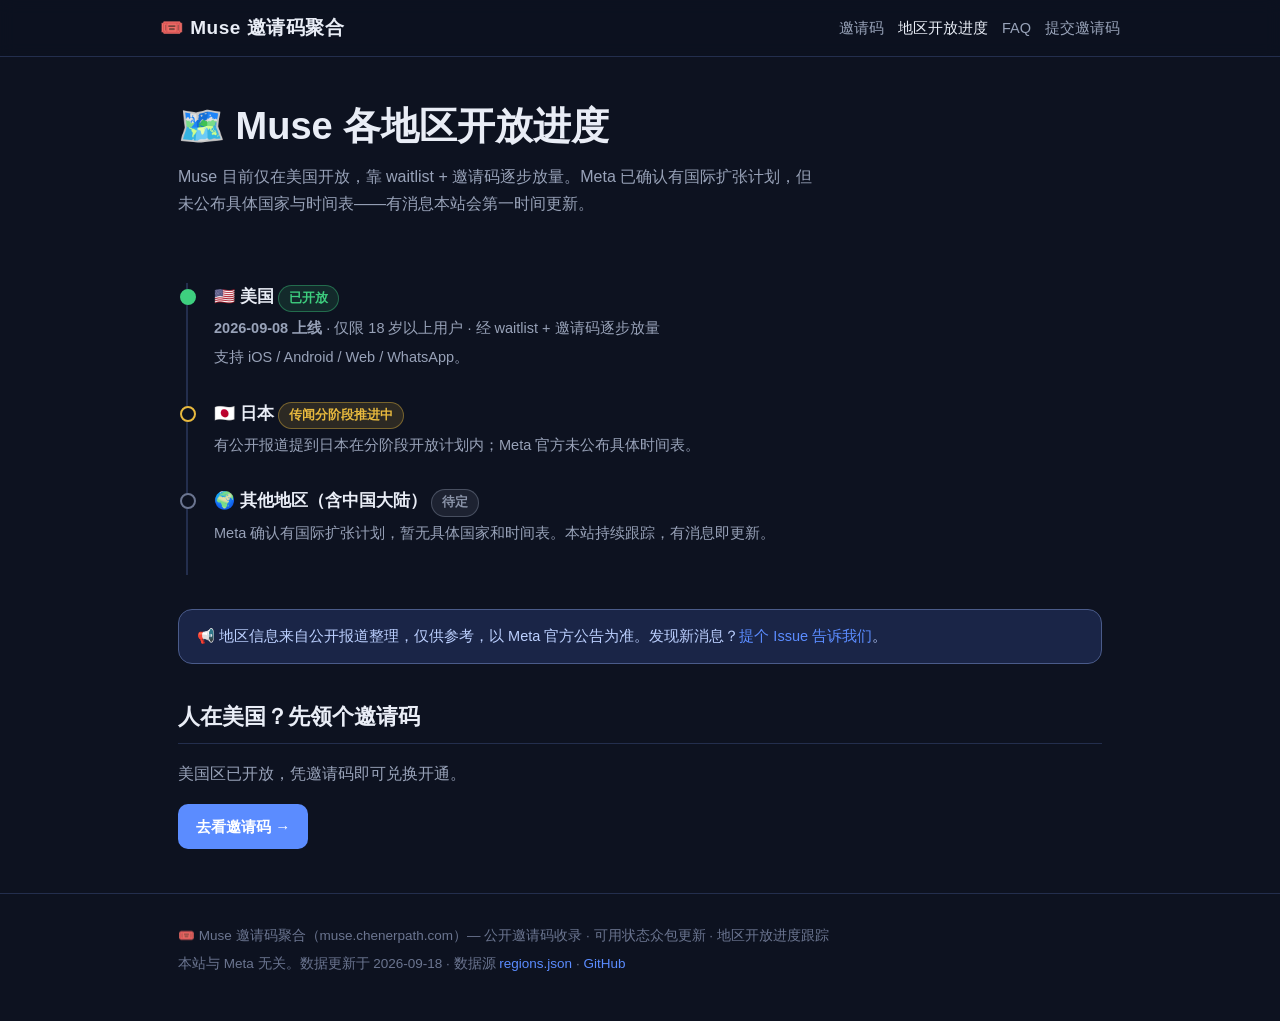
<file: regions.html>
<!DOCTYPE html>
<html lang="zh-CN">
<head>
<meta charset="UTF-8">
<meta name="viewport" content="width=device-width, initial-scale=1.0">
<title>Muse 各地区开放进度 | Muse Regional Rollout Timeline</title>
<meta name="description" content="Muse（Meta AI 助手）在各地区的开放进度时间线：美国已于 2026-09-08 开放，日本传闻分阶段推进中，其他地区待定。Muse regional availability timeline.">
<meta name="keywords" content="Muse开放地区,Muse中国,Muse日本,Muse美国,Muse availability,Muse regions,Meta Muse rollout">
<link rel="canonical" href="https://muse.chenerpath.com/regions.html">
<link rel="stylesheet" href="/assets/style.css">
<link rel="icon" href="data:image/svg+xml,<svg xmlns='http://www.w3.org/2000/svg' viewBox='0 0 100 100'><text y='.9em' font-size='90'>🗺️</text></svg>">
<meta property="og:title" content="Muse 各地区开放进度">
<meta property="og:type" content="website">
<script type="application/ld+json">
{"@context":"https://schema.org","@type":"WebPage","name":"Muse 各地区开放进度","url":"https://muse.chenerpath.com/regions.html","inLanguage":"zh-CN","description":"Muse 在各地区的开放进度时间线。"}
</script>
</head>
<body>
<header class="site"><div class="wrap nav">
  <a class="brand" href="/"><span>🎟️</span> Muse 邀请码聚合</a>
  <nav>
    <a href="/">邀请码</a>
    <a href="/regions.html" class="active">地区开放进度</a>
    <a href="/faq.html">FAQ</a>
    <a href="https://github.com/Chener/muse-invite/issues/new?template=submit-code.yml" target="_blank" rel="noopener">提交邀请码</a>
  </nav>
</div></header>

<main class="wrap">
  <div class="hero">
    <h1>🗺️ Muse 各地区开放进度</h1>
    <p>Muse 目前仅在美国开放，靠 waitlist + 邀请码逐步放量。Meta 已确认有国际扩张计划，但未公布具体国家与时间表——有消息本站会第一时间更新。</p>
  </div>

  <section class="block">
    <div class="timeline">
      <div class="tl-item open">
        <h3>🇺🇸 美国 <span class="st st-working">已开放</span></h3>
        <p><b>2026-09-08 上线</b> · 仅限 18 岁以上用户 · 经 waitlist + 邀请码逐步放量</p>
        <p>支持 iOS / Android / Web / WhatsApp。</p>
      </div>
      <div class="tl-item rumored">
        <h3>🇯🇵 日本 <span class="st st-unverified">传闻分阶段推进中</span></h3>
        <p>有公开报道提到日本在分阶段开放计划内；Meta 官方未公布具体时间表。</p>
      </div>
      <div class="tl-item">
        <h3>🌍 其他地区（含中国大陆） <span class="st st-retired">待定</span></h3>
        <p>Meta 确认有国际扩张计划，暂无具体国家和时间表。本站持续跟踪，有消息即更新。</p>
      </div>
    </div>
  </section>

  <div class="notice">📢 地区信息来自公开报道整理，仅供参考，以 Meta 官方公告为准。发现新消息？<a href="https://github.com/Chener/muse-invite/issues/new" target="_blank" rel="noopener">提个 Issue 告诉我们</a>。</div>

  <section class="block">
    <h2 class="sec">人在美国？先领个邀请码</h2>
    <p style="color:var(--muted)">美国区已开放，凭邀请码即可兑换开通。</p>
    <a class="btn" href="/">去看邀请码 →</a>
  </section>
</main>

<footer class="site"><div class="wrap">
  <p>🎟️ Muse 邀请码聚合（muse.chenerpath.com）— 公开邀请码收录 · 可用状态众包更新 · 地区开放进度跟踪</p>
  <p>本站与 Meta 无关。数据更新于 2026-09-18 · 数据源 <a href="/data/regions.json">regions.json</a> · <a href="https://github.com/Chener/muse-invite" target="_blank" rel="noopener">GitHub</a></p>
</div></footer>
</body>
</html>
</file>
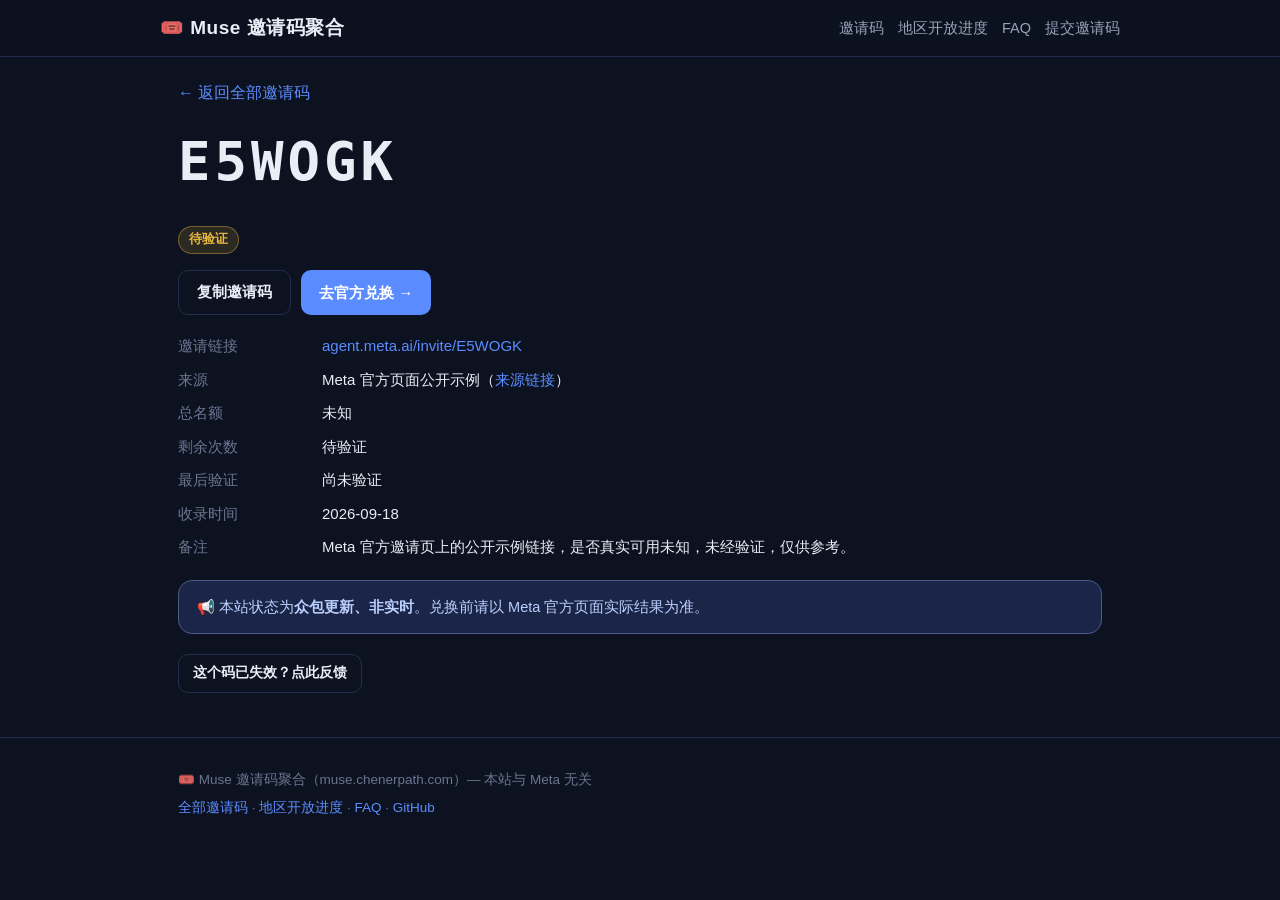
<file: codes/E5WOGK.html>
<!DOCTYPE html>
<html lang="zh-CN">
<head>
<meta charset="UTF-8">
<meta name="viewport" content="width=device-width, initial-scale=1.0">
<title>Muse 邀请码 E5WOGK | Muse Invite Code E5WOGK</title>
<meta name="description" content="Muse 邀请码 E5WOGK：Meta 官方页面公开示例。查看可用状态（众包更新）、来源与最后验证时间。Muse invite code E5WOGK.">
<meta name="keywords" content="Muse邀请码E5WOGK,E5WOGK,Muse invite code E5WOGK,agent.meta.ai/invite/E5WOGK">
<link rel="canonical" href="https://muse.chenerpath.com/codes/E5WOGK.html">
<link rel="stylesheet" href="/assets/style.css">
<link rel="icon" href="data:image/svg+xml,<svg xmlns='http://www.w3.org/2000/svg' viewBox='0 0 100 100'><text y='.9em' font-size='90'>🎟️</text></svg>">
<meta property="og:title" content="Muse 邀请码 E5WOGK">
<meta property="og:type" content="website">
</head>
<body>
<header class="site"><div class="wrap nav">
  <a class="brand" href="/"><span>🎟️</span> Muse 邀请码聚合</a>
  <nav>
    <a href="/">邀请码</a>
    <a href="/regions.html">地区开放进度</a>
    <a href="/faq.html">FAQ</a>
    <a href="https://github.com/Chener/muse-invite/issues/new?template=submit-code.yml" target="_blank" rel="noopener">提交邀请码</a>
  </nav>
</div></header>

<main class="wrap">
  <p style="margin:22px 0 0"><a href="/">← 返回全部邀请码</a></p>
  <div class="detail-code">E5WOGK</div>
  <p><span class="st st-unverified">待验证</span></p>
  <div class="actions" style="margin:14px 0 6px">
    <button class="btn ghost" onclick="navigator.clipboard.writeText('E5WOGK');this.textContent='已复制 ✓';setTimeout(()=>this.textContent='复制邀请码',1500)">复制邀请码</button>
    <a class="btn" href="https://agent.meta.ai/invite/E5WOGK" target="_blank" rel="noopener">去官方兑换 →</a>
  </div>

  <dl class="kv">
    <dt>邀请链接</dt><dd><a href="https://agent.meta.ai/invite/E5WOGK" target="_blank" rel="noopener">agent.meta.ai/invite/E5WOGK</a></dd>
    <dt>来源</dt><dd>Meta 官方页面公开示例（<a href="https://agent.meta.ai/invite/E5WOGK" target="_blank" rel="noopener">来源链接</a>）</dd>
    <dt>总名额</dt><dd>未知</dd>
    <dt>剩余次数</dt><dd>待验证</dd>
    <dt>最后验证</dt><dd>尚未验证</dd>
    <dt>收录时间</dt><dd>2026-09-18</dd>
    <dt>备注</dt><dd>Meta 官方邀请页上的公开示例链接，是否真实可用未知，未经验证，仅供参考。</dd>
  </dl>

  <div class="notice">📢 本站状态为<b>众包更新、非实时</b>。兑换前请以 Meta 官方页面实际结果为准。</div>

  <div class="actions">
    <a class="btn small ghost" href="https://github.com/Chener/muse-invite/issues/new?template=report-dead.yml&title=%5B%E5%A4%B1%E6%95%88%5D+E5WOGK" target="_blank" rel="noopener">这个码已失效？点此反馈</a>
  </div>
</main>

<footer class="site"><div class="wrap">
  <p>🎟️ Muse 邀请码聚合（muse.chenerpath.com）— 本站与 Meta 无关</p>
  <p><a href="/">全部邀请码</a> · <a href="/regions.html">地区开放进度</a> · <a href="/faq.html">FAQ</a> · <a href="https://github.com/Chener/muse-invite" target="_blank" rel="noopener">GitHub</a></p>
</div></footer>
</body>
</html>
</file>
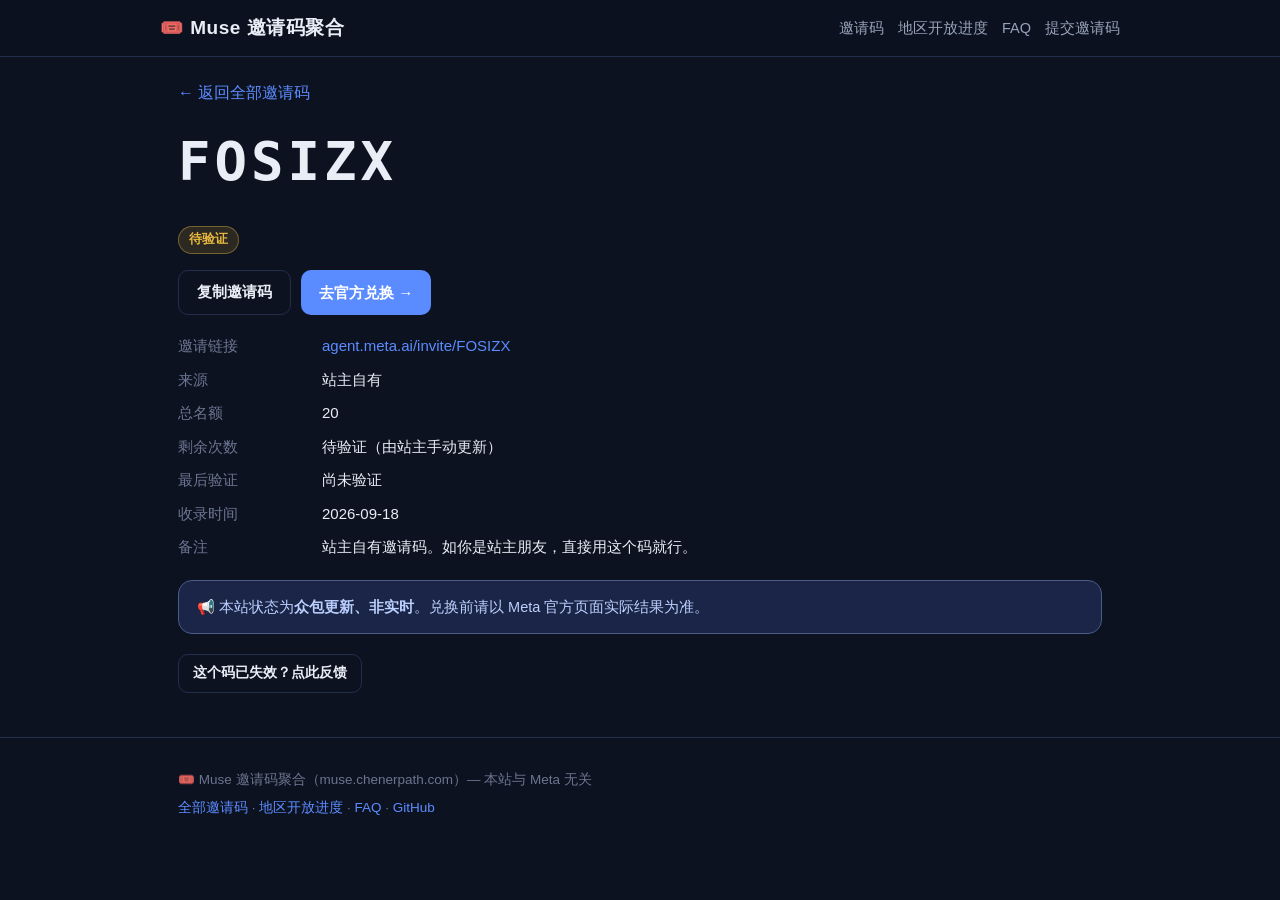
<file: codes/FOSIZX.html>
<!DOCTYPE html>
<html lang="zh-CN">
<head>
<meta charset="UTF-8">
<meta name="viewport" content="width=device-width, initial-scale=1.0">
<title>Muse 邀请码 FOSIZX | Muse Invite Code FOSIZX</title>
<meta name="description" content="Muse 邀请码 FOSIZX：站主自有，总名额 20。查看可用状态（众包更新）、来源与最后验证时间，一键跳转官方兑换页。Muse invite code FOSIZX.">
<meta name="keywords" content="Muse邀请码FOSIZX,FOSIZX,Muse invite code FOSIZX,agent.meta.ai/invite/FOSIZX">
<link rel="canonical" href="https://muse.chenerpath.com/codes/FOSIZX.html">
<link rel="stylesheet" href="/assets/style.css">
<link rel="icon" href="data:image/svg+xml,<svg xmlns='http://www.w3.org/2000/svg' viewBox='0 0 100 100'><text y='.9em' font-size='90'>🎟️</text></svg>">
<meta property="og:title" content="Muse 邀请码 FOSIZX">
<meta property="og:type" content="website">
</head>
<body>
<header class="site"><div class="wrap nav">
  <a class="brand" href="/"><span>🎟️</span> Muse 邀请码聚合</a>
  <nav>
    <a href="/">邀请码</a>
    <a href="/regions.html">地区开放进度</a>
    <a href="/faq.html">FAQ</a>
    <a href="https://github.com/Chener/muse-invite/issues/new?template=submit-code.yml" target="_blank" rel="noopener">提交邀请码</a>
  </nav>
</div></header>

<main class="wrap">
  <p style="margin:22px 0 0"><a href="/">← 返回全部邀请码</a></p>
  <div class="detail-code">FOSIZX</div>
  <p><span class="st st-unverified">待验证</span></p>
  <div class="actions" style="margin:14px 0 6px">
    <button class="btn ghost" onclick="navigator.clipboard.writeText('FOSIZX');this.textContent='已复制 ✓';setTimeout(()=>this.textContent='复制邀请码',1500)">复制邀请码</button>
    <a class="btn" href="https://agent.meta.ai/invite/FOSIZX" target="_blank" rel="noopener">去官方兑换 →</a>
  </div>

  <dl class="kv">
    <dt>邀请链接</dt><dd><a href="https://agent.meta.ai/invite/FOSIZX" target="_blank" rel="noopener">agent.meta.ai/invite/FOSIZX</a></dd>
    <dt>来源</dt><dd>站主自有</dd>
    <dt>总名额</dt><dd>20</dd>
    <dt>剩余次数</dt><dd>待验证（由站主手动更新）</dd>
    <dt>最后验证</dt><dd>尚未验证</dd>
    <dt>收录时间</dt><dd>2026-09-18</dd>
    <dt>备注</dt><dd>站主自有邀请码。如你是站主朋友，直接用这个码就行。</dd>
  </dl>

  <div class="notice">📢 本站状态为<b>众包更新、非实时</b>。兑换前请以 Meta 官方页面实际结果为准。</div>

  <div class="actions">
    <a class="btn small ghost" href="https://github.com/Chener/muse-invite/issues/new?template=report-dead.yml&title=%5B%E5%A4%B1%E6%95%88%5D+FOSIZX" target="_blank" rel="noopener">这个码已失效？点此反馈</a>
  </div>
</main>

<footer class="site"><div class="wrap">
  <p>🎟️ Muse 邀请码聚合（muse.chenerpath.com）— 本站与 Meta 无关</p>
  <p><a href="/">全部邀请码</a> · <a href="/regions.html">地区开放进度</a> · <a href="/faq.html">FAQ</a> · <a href="https://github.com/Chener/muse-invite" target="_blank" rel="noopener">GitHub</a></p>
</div></footer>
</body>
</html>
</file>
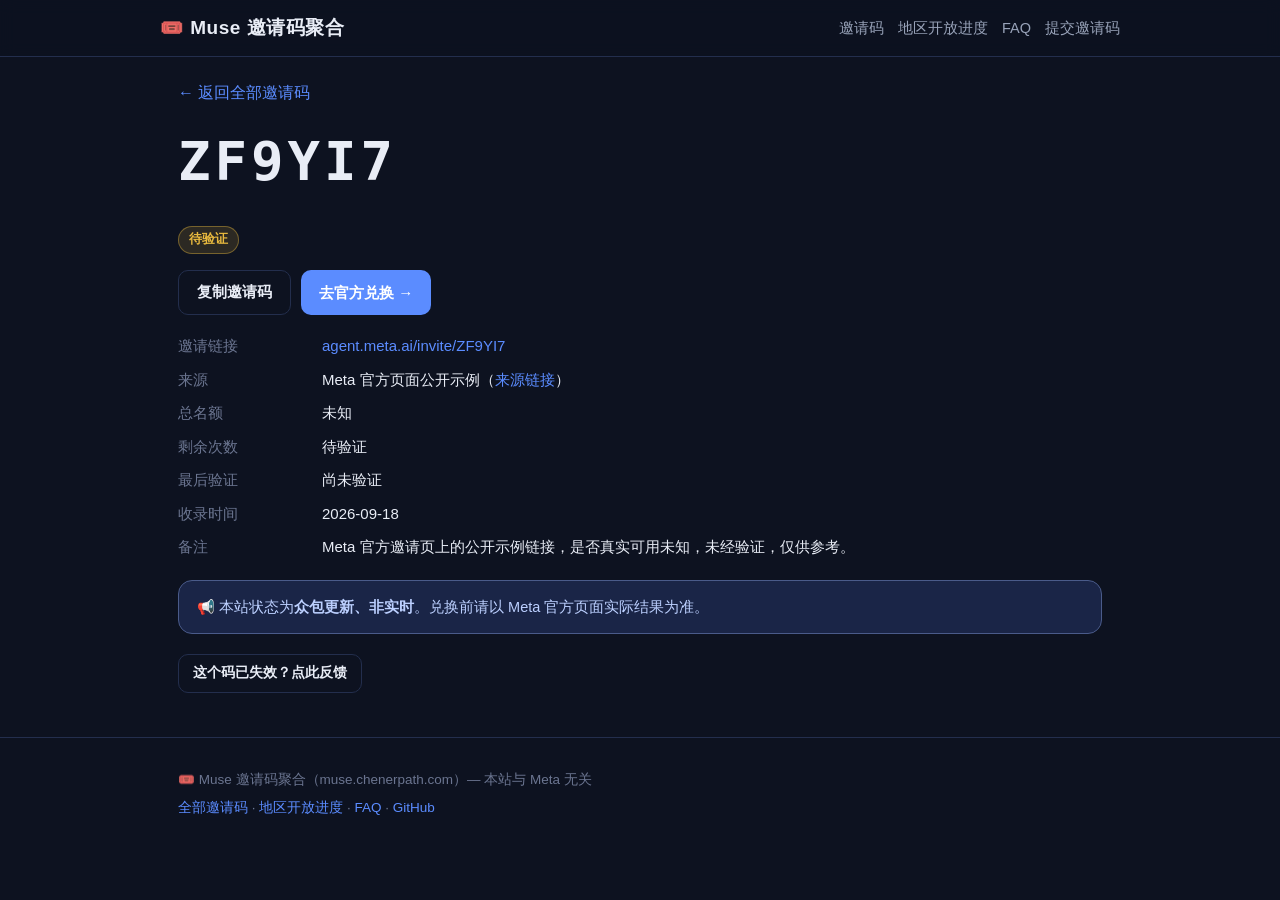
<file: codes/ZF9YI7.html>
<!DOCTYPE html>
<html lang="zh-CN">
<head>
<meta charset="UTF-8">
<meta name="viewport" content="width=device-width, initial-scale=1.0">
<title>Muse 邀请码 ZF9YI7 | Muse Invite Code ZF9YI7</title>
<meta name="description" content="Muse 邀请码 ZF9YI7：Meta 官方页面公开示例。查看可用状态（众包更新）、来源与最后验证时间。Muse invite code ZF9YI7.">
<meta name="keywords" content="Muse邀请码ZF9YI7,ZF9YI7,Muse invite code ZF9YI7,agent.meta.ai/invite/ZF9YI7">
<link rel="canonical" href="https://muse.chenerpath.com/codes/ZF9YI7.html">
<link rel="stylesheet" href="/assets/style.css">
<link rel="icon" href="data:image/svg+xml,<svg xmlns='http://www.w3.org/2000/svg' viewBox='0 0 100 100'><text y='.9em' font-size='90'>🎟️</text></svg>">
<meta property="og:title" content="Muse 邀请码 ZF9YI7">
<meta property="og:type" content="website">
</head>
<body>
<header class="site"><div class="wrap nav">
  <a class="brand" href="/"><span>🎟️</span> Muse 邀请码聚合</a>
  <nav>
    <a href="/">邀请码</a>
    <a href="/regions.html">地区开放进度</a>
    <a href="/faq.html">FAQ</a>
    <a href="https://github.com/Chener/muse-invite/issues/new?template=submit-code.yml" target="_blank" rel="noopener">提交邀请码</a>
  </nav>
</div></header>

<main class="wrap">
  <p style="margin:22px 0 0"><a href="/">← 返回全部邀请码</a></p>
  <div class="detail-code">ZF9YI7</div>
  <p><span class="st st-unverified">待验证</span></p>
  <div class="actions" style="margin:14px 0 6px">
    <button class="btn ghost" onclick="navigator.clipboard.writeText('ZF9YI7');this.textContent='已复制 ✓';setTimeout(()=>this.textContent='复制邀请码',1500)">复制邀请码</button>
    <a class="btn" href="https://agent.meta.ai/invite/ZF9YI7" target="_blank" rel="noopener">去官方兑换 →</a>
  </div>

  <dl class="kv">
    <dt>邀请链接</dt><dd><a href="https://agent.meta.ai/invite/ZF9YI7" target="_blank" rel="noopener">agent.meta.ai/invite/ZF9YI7</a></dd>
    <dt>来源</dt><dd>Meta 官方页面公开示例（<a href="https://agent.meta.ai/invite/ZF9YI7" target="_blank" rel="noopener">来源链接</a>）</dd>
    <dt>总名额</dt><dd>未知</dd>
    <dt>剩余次数</dt><dd>待验证</dd>
    <dt>最后验证</dt><dd>尚未验证</dd>
    <dt>收录时间</dt><dd>2026-09-18</dd>
    <dt>备注</dt><dd>Meta 官方邀请页上的公开示例链接，是否真实可用未知，未经验证，仅供参考。</dd>
  </dl>

  <div class="notice">📢 本站状态为<b>众包更新、非实时</b>。兑换前请以 Meta 官方页面实际结果为准。</div>

  <div class="actions">
    <a class="btn small ghost" href="https://github.com/Chener/muse-invite/issues/new?template=report-dead.yml&title=%5B%E5%A4%B1%E6%95%88%5D+ZF9YI7" target="_blank" rel="noopener">这个码已失效？点此反馈</a>
  </div>
</main>

<footer class="site"><div class="wrap">
  <p>🎟️ Muse 邀请码聚合（muse.chenerpath.com）— 本站与 Meta 无关</p>
  <p><a href="/">全部邀请码</a> · <a href="/regions.html">地区开放进度</a> · <a href="/faq.html">FAQ</a> · <a href="https://github.com/Chener/muse-invite" target="_blank" rel="noopener">GitHub</a></p>
</div></footer>
</body>
</html>
</file>
<file: assets/style.css>
:root{
  --bg:#0d1220; --card:#151d31; --card2:#1a2440;
  --text:#e9edf6; --muted:#98a2b8; --faint:#6b7590;
  --accent:#5b8cff; --accent-d:#3a63c8;
  --green:#3ecf7f; --yellow:#e8b93e; --red:#e06565; --gray:#8a93a8;
  --border:#232e4d; --radius:14px;
}
*{box-sizing:border-box}
html{scroll-behavior:smooth}
body{
  margin:0; background:var(--bg); color:var(--text);
  font-family:-apple-system,BlinkMacSystemFont,"Segoe UI","PingFang SC","Hiragino Sans GB","Microsoft YaHei",Roboto,Helvetica,Arial,sans-serif;
  line-height:1.7; font-size:16px;
}
a{color:var(--accent); text-decoration:none}
a:hover{text-decoration:underline}
.wrap{max-width:960px; margin:0 auto; padding:0 18px}
header.site{border-bottom:1px solid var(--border); background:rgba(13,18,32,.92); position:sticky; top:0; z-index:10; backdrop-filter:blur(8px)}
.nav{display:flex; align-items:center; gap:18px; padding:12px 0; flex-wrap:wrap}
.brand{font-weight:800; font-size:19px; color:var(--text); letter-spacing:.5px}
.brand span{color:var(--accent)}
.nav nav{display:flex; gap:14px; margin-left:auto; flex-wrap:wrap; font-size:14.5px}
.nav nav a{color:var(--muted)}
.nav nav a:hover,.nav nav a.active{color:var(--text)}
.hero{padding:44px 0 26px; text-align:left}
.hero h1{font-size:clamp(26px,5vw,38px); margin:0 0 10px; line-height:1.35}
.hero p{color:var(--muted); margin:6px 0; max-width:640px}
.badge{display:inline-block; font-size:13px; padding:3px 12px; border-radius:999px; border:1px solid var(--border); color:var(--muted); margin:4px 6px 4px 0; background:var(--card)}
.badge.crowd{border-color:#4a5b8a; color:#bcd0ff; background:#1a2547}
.stats{display:flex; gap:12px; flex-wrap:wrap; margin:18px 0}
.stat{background:var(--card); border:1px solid var(--border); border-radius:var(--radius); padding:14px 18px; flex:1 1 140px}
.stat b{font-size:26px; display:block}
.stat small{color:var(--muted)}
.controls{display:flex; gap:10px; flex-wrap:wrap; margin:20px 0; align-items:center}
.controls select,.controls input{background:var(--card); color:var(--text); border:1px solid var(--border); border-radius:10px; padding:9px 12px; font-size:14.5px}
.cards{display:grid; grid-template-columns:repeat(auto-fill,minmax(280px,1fr)); gap:14px; margin:8px 0 30px}
.card{background:var(--card); border:1px solid var(--border); border-radius:var(--radius); padding:18px; display:flex; flex-direction:column; gap:8px}
.card:hover{border-color:#3a4a76}
.code{font-family:ui-monospace,SFMono-Regular,Menlo,Consolas,monospace; font-size:26px; font-weight:800; letter-spacing:2px}
.st{display:inline-block; font-size:12.5px; font-weight:700; padding:2px 10px; border-radius:999px; width:fit-content}
.st-unverified{background:rgba(232,185,62,.14); color:var(--yellow); border:1px solid rgba(232,185,62,.4)}
.st-working{background:rgba(62,207,127,.13); color:var(--green); border:1px solid rgba(62,207,127,.4)}
.st-review{background:rgba(224,101,101,.13); color:var(--red); border:1px solid rgba(224,101,101,.4)}
.st-retired{background:rgba(138,147,168,.13); color:var(--gray); border:1px solid rgba(138,147,168,.4)}
.meta{font-size:13.5px; color:var(--muted)}
.meta b{color:var(--text); font-weight:600}
.actions{display:flex; gap:10px; margin-top:6px; flex-wrap:wrap}
.btn{display:inline-block; background:var(--accent); color:#fff; font-weight:700; padding:10px 18px; border-radius:10px; border:0; cursor:pointer; font-size:15px}
.btn:hover{background:var(--accent-d); text-decoration:none; color:#fff}
.btn.ghost{background:transparent; border:1px solid var(--border); color:var(--text)}
.btn.ghost:hover{border-color:var(--accent); color:var(--text)}
.btn.small{padding:7px 14px; font-size:13.5px}
section.block{margin:34px 0}
h2.sec{font-size:22px; margin:0 0 12px; padding-bottom:8px; border-bottom:1px solid var(--border)}
.timeline{position:relative; margin:10px 0 0 8px; padding-left:26px; border-left:2px solid var(--border)}
.tl-item{position:relative; padding:0 0 26px}
.tl-item::before{content:""; position:absolute; left:-34px; top:6px; width:12px; height:12px; border-radius:50%; background:var(--bg); border:2px solid var(--faint)}
.tl-item.open::before{border-color:var(--green); background:var(--green)}
.tl-item.rumored::before{border-color:var(--yellow)}
.tl-item h3{margin:0 0 4px; font-size:17px}
.tl-item p{margin:4px 0; color:var(--muted); font-size:14.5px}
.faq-item{background:var(--card); border:1px solid var(--border); border-radius:var(--radius); padding:16px 18px; margin:12px 0}
.faq-item h3{margin:0 0 8px; font-size:16.5px}
.faq-item p,.faq-item li{color:var(--muted); font-size:15px}
.faq-item ul{margin:6px 0; padding-left:20px}
.detail-code{font-family:ui-monospace,Menlo,Consolas,monospace; font-size:clamp(34px,8vw,54px); font-weight:800; letter-spacing:4px; margin:10px 0}
.kv{display:grid; grid-template-columns:130px 1fr; gap:8px 14px; font-size:15px; margin:18px 0}
.kv dt{color:var(--faint)}
.kv dd{margin:0}
.notice{background:#1a2547; border:1px solid #4a5b8a; border-radius:var(--radius); padding:14px 18px; font-size:14.5px; color:#bcd0ff; margin:20px 0}
footer.site{border-top:1px solid var(--border); margin-top:44px; padding:26px 0 40px; color:var(--faint); font-size:13.5px}
footer.site p{margin:5px 0}
.empty{color:var(--muted); padding:24px; text-align:center; border:1px dashed var(--border); border-radius:var(--radius)}
@media(max-width:560px){
  .kv{grid-template-columns:1fr}
  .kv dt{margin-top:8px}
  .controls select,.controls input{flex:1 1 100%}
}
</file>
